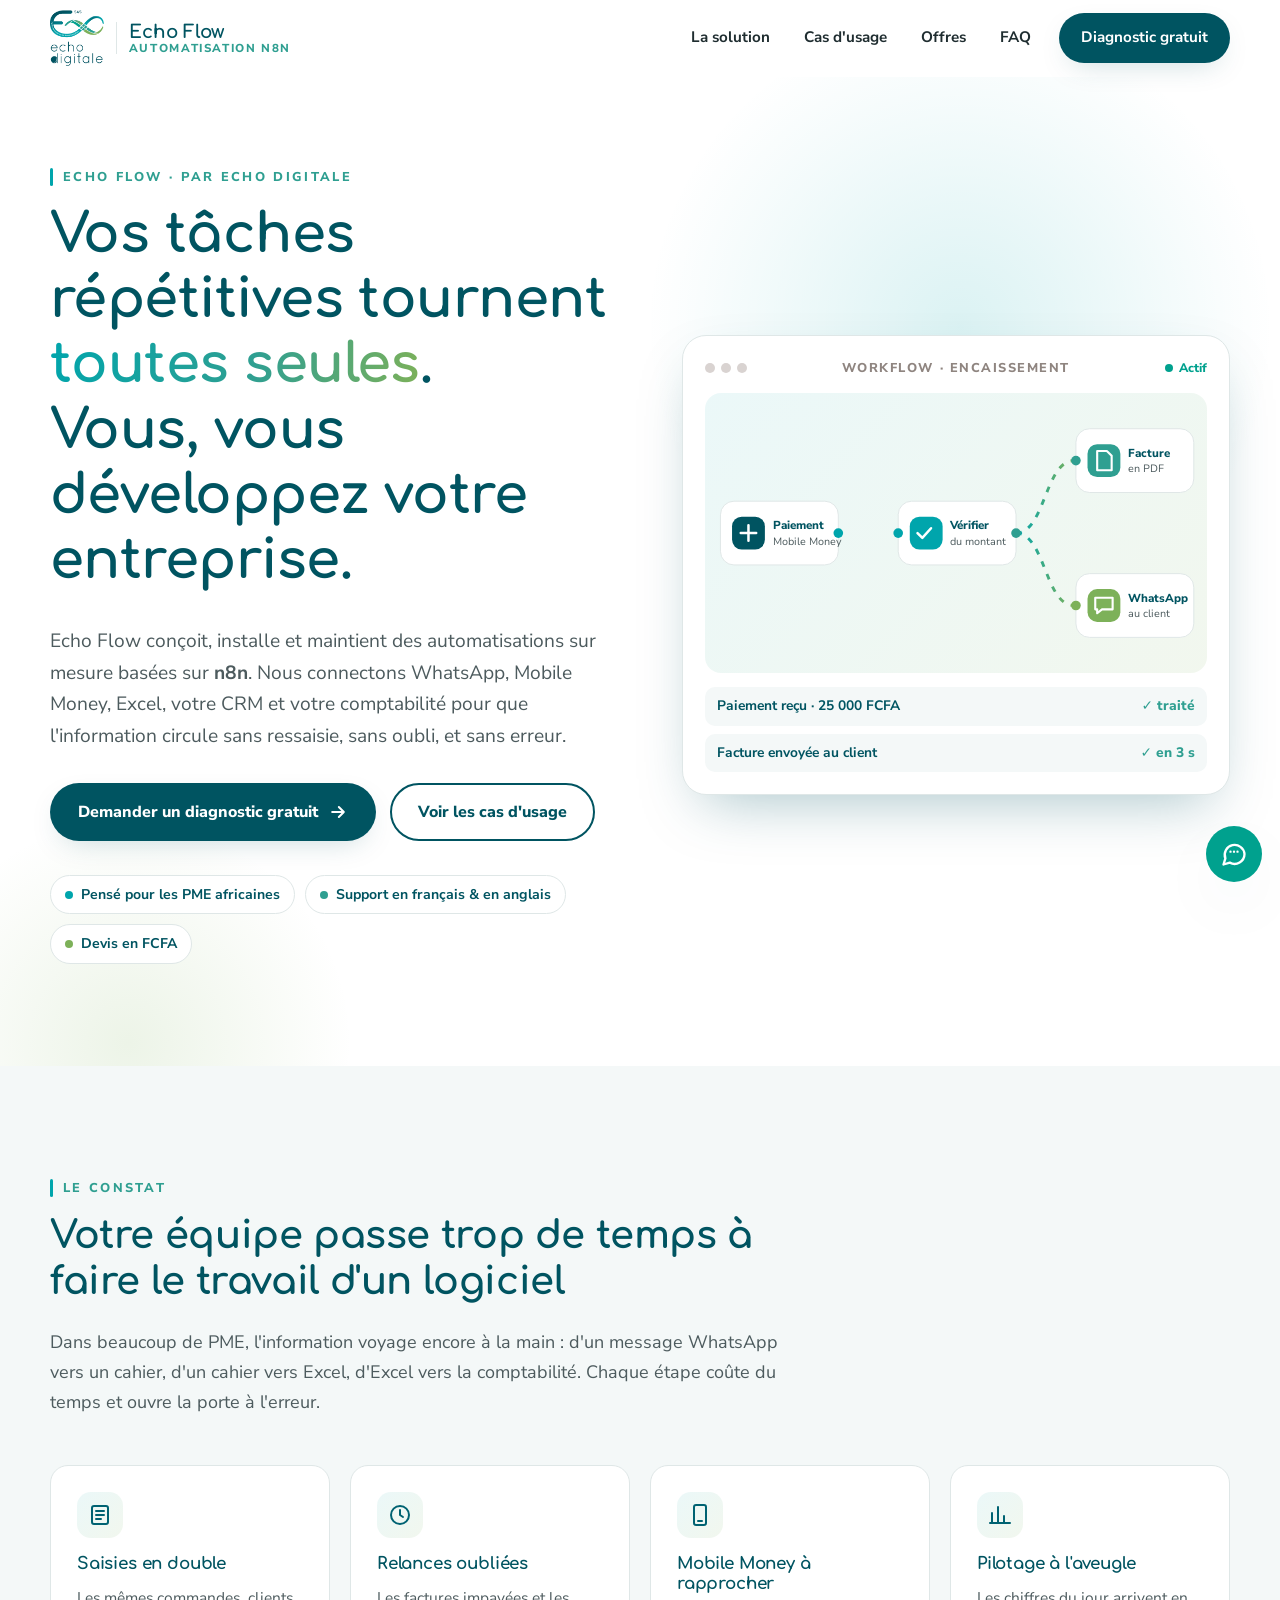
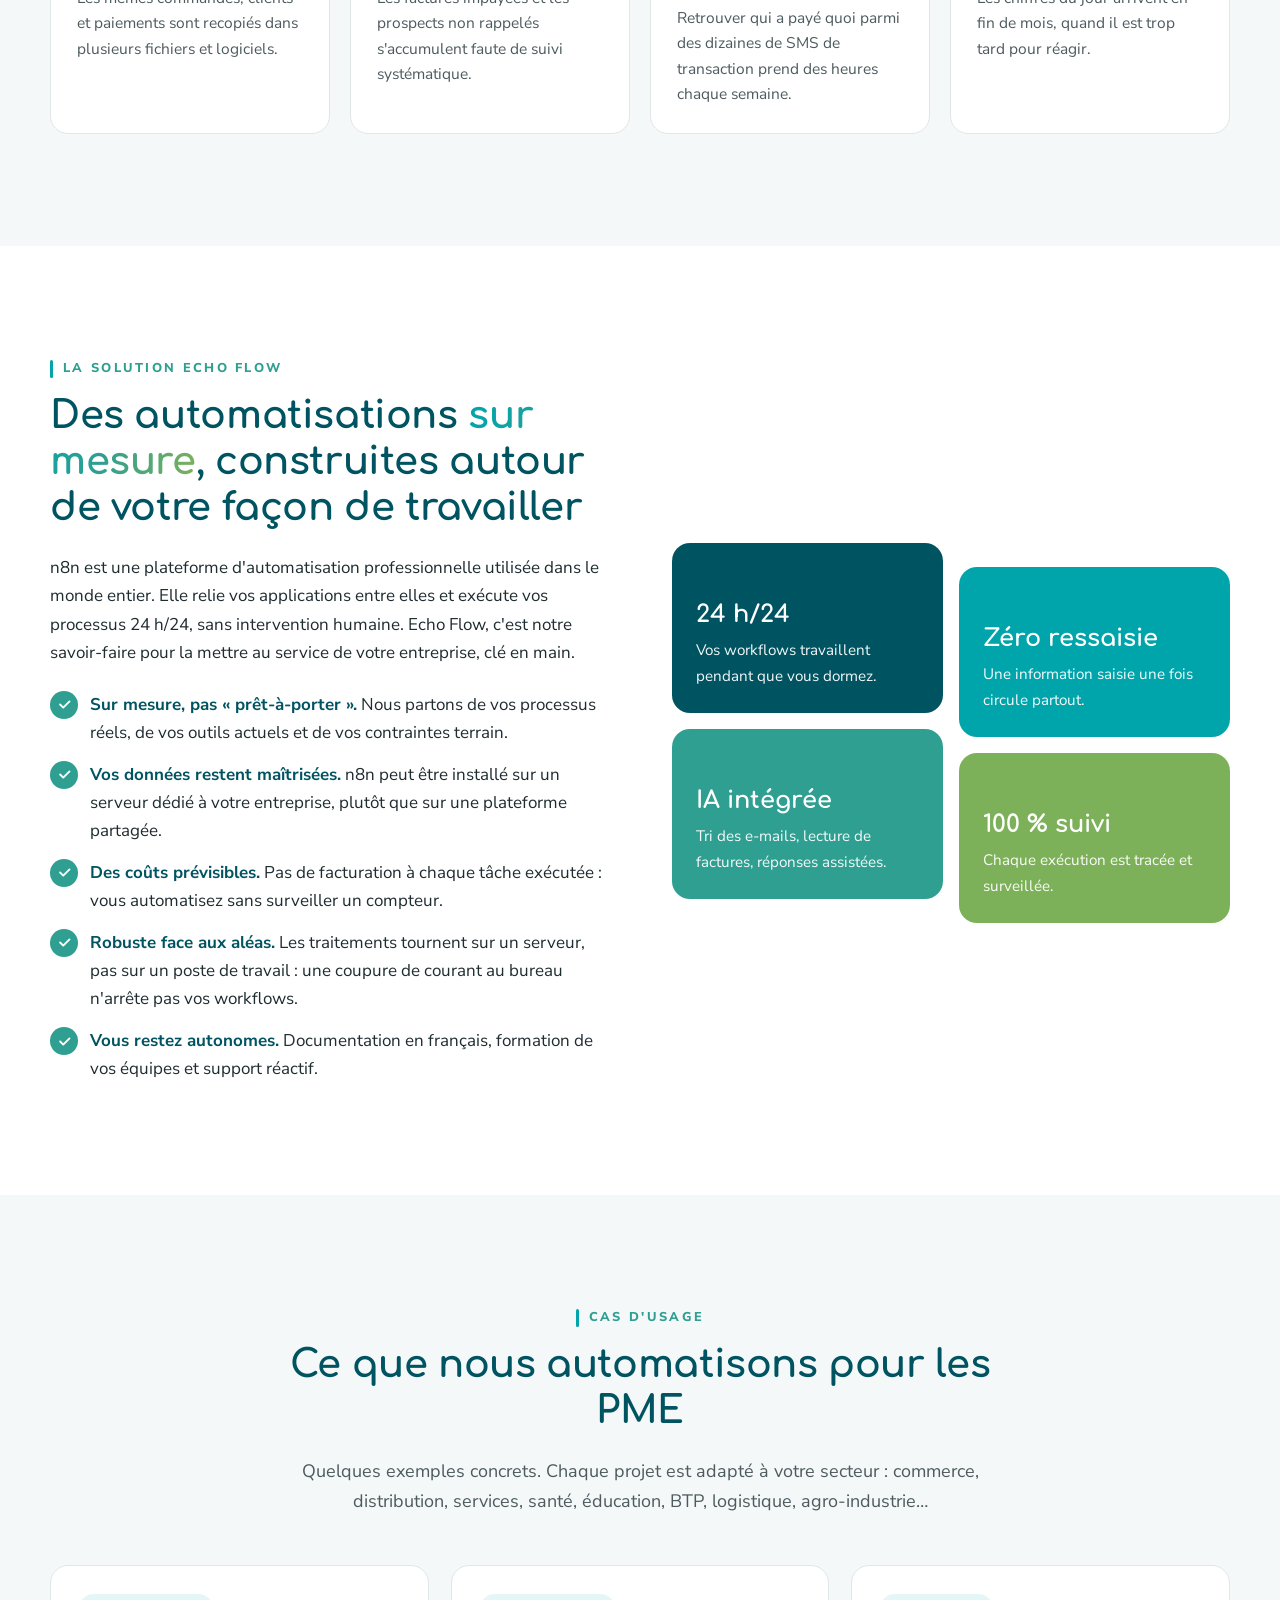
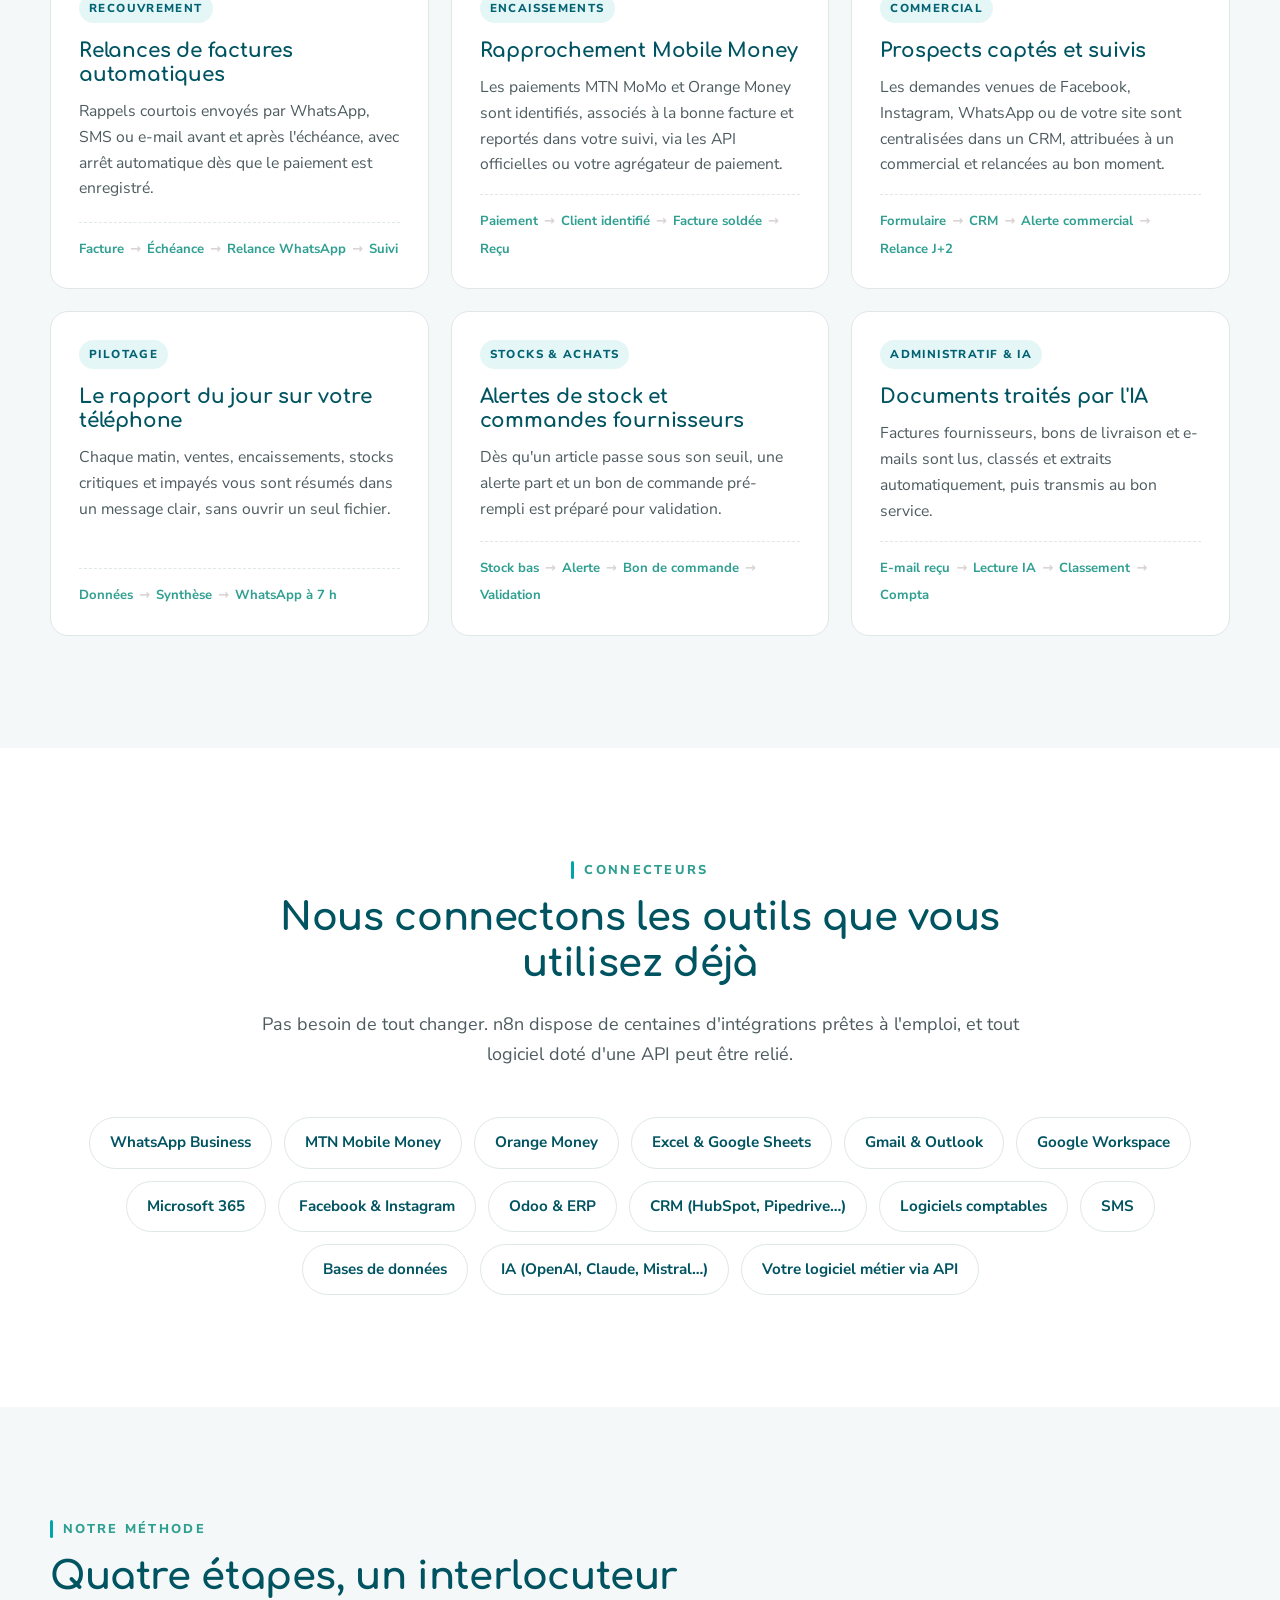
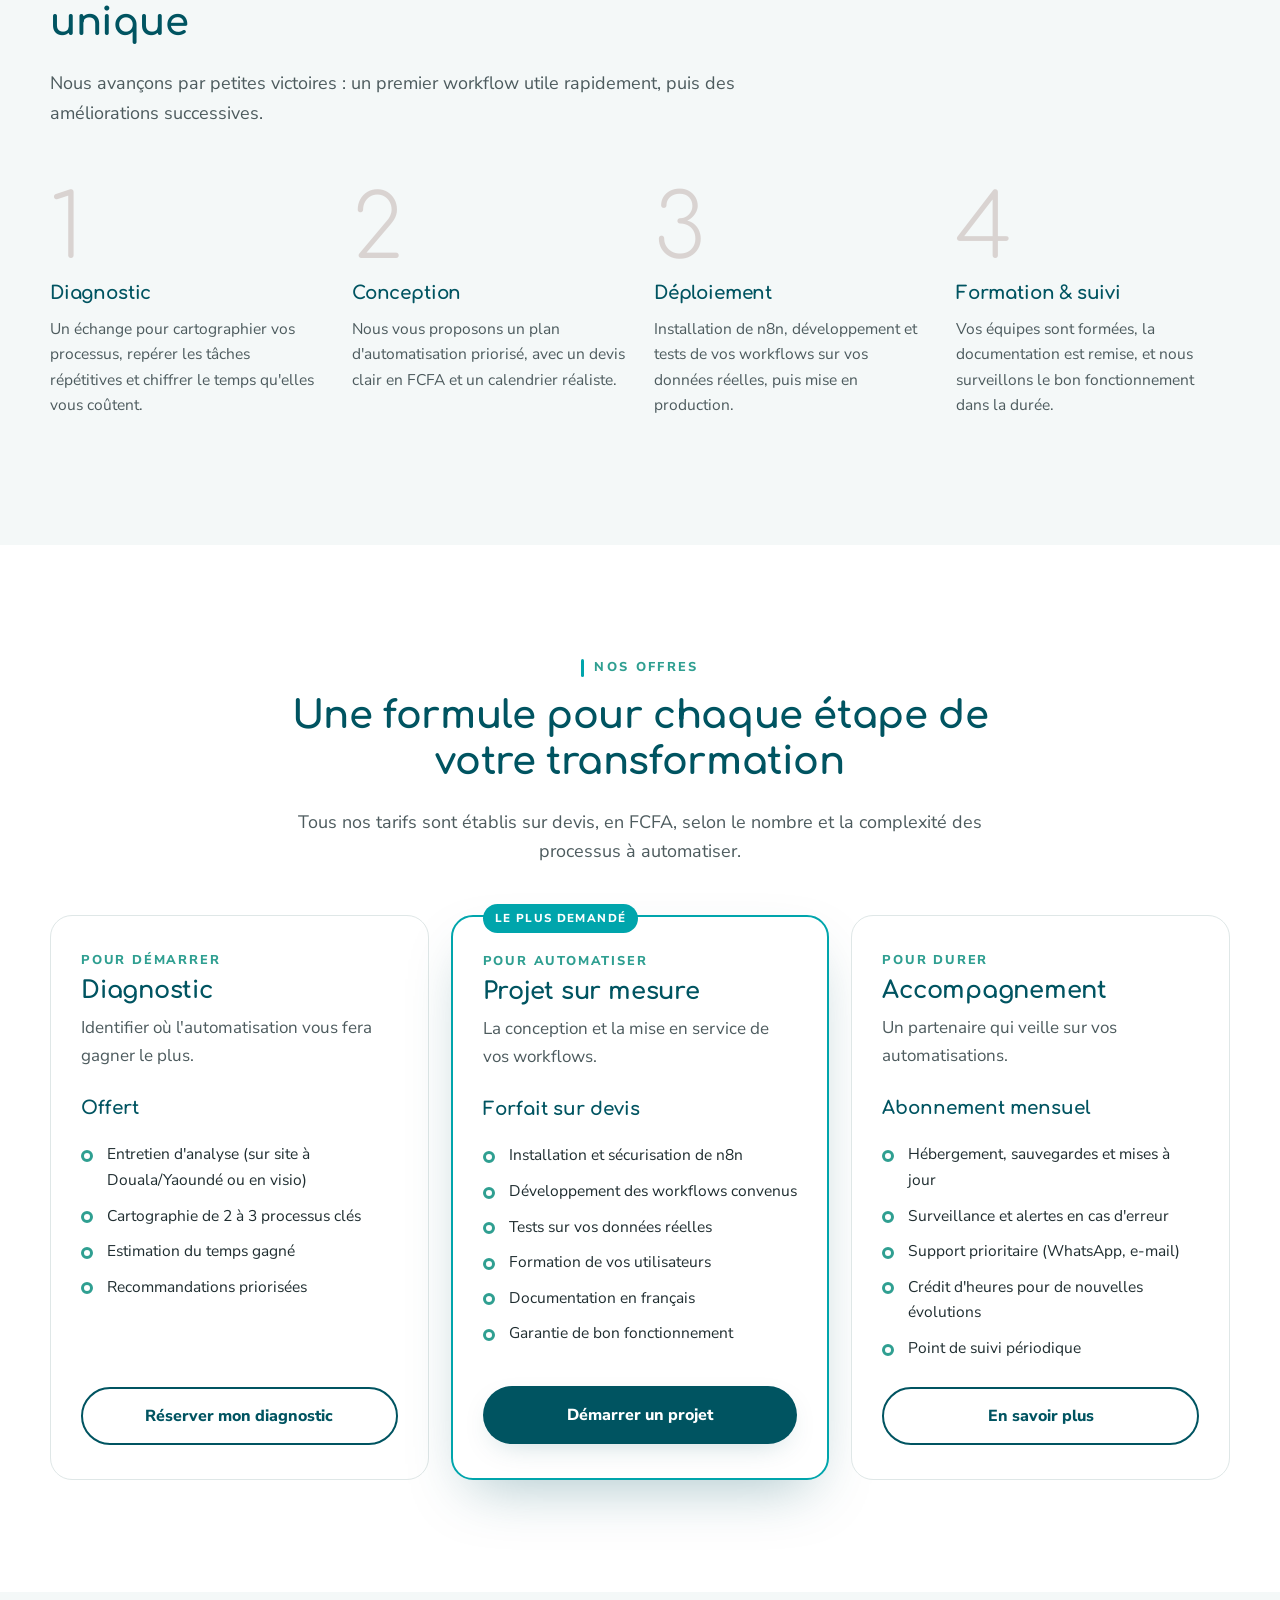
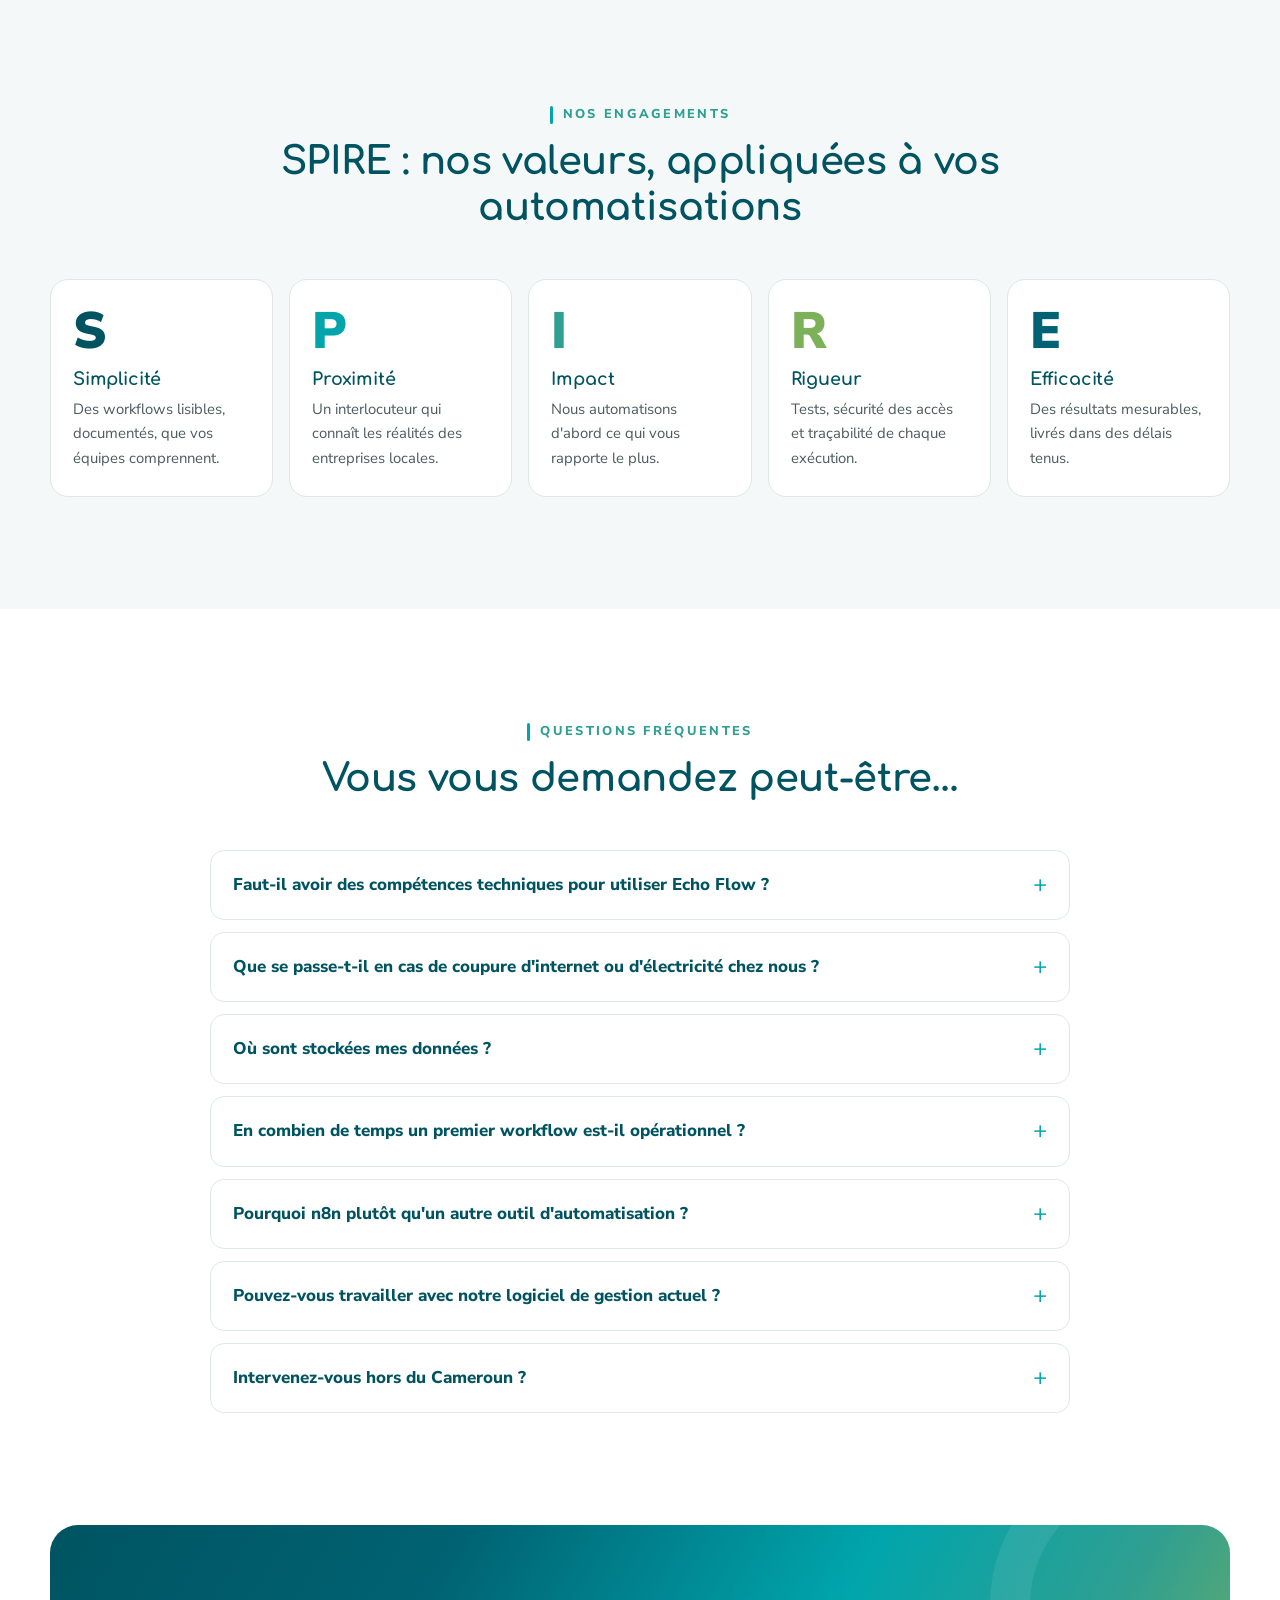
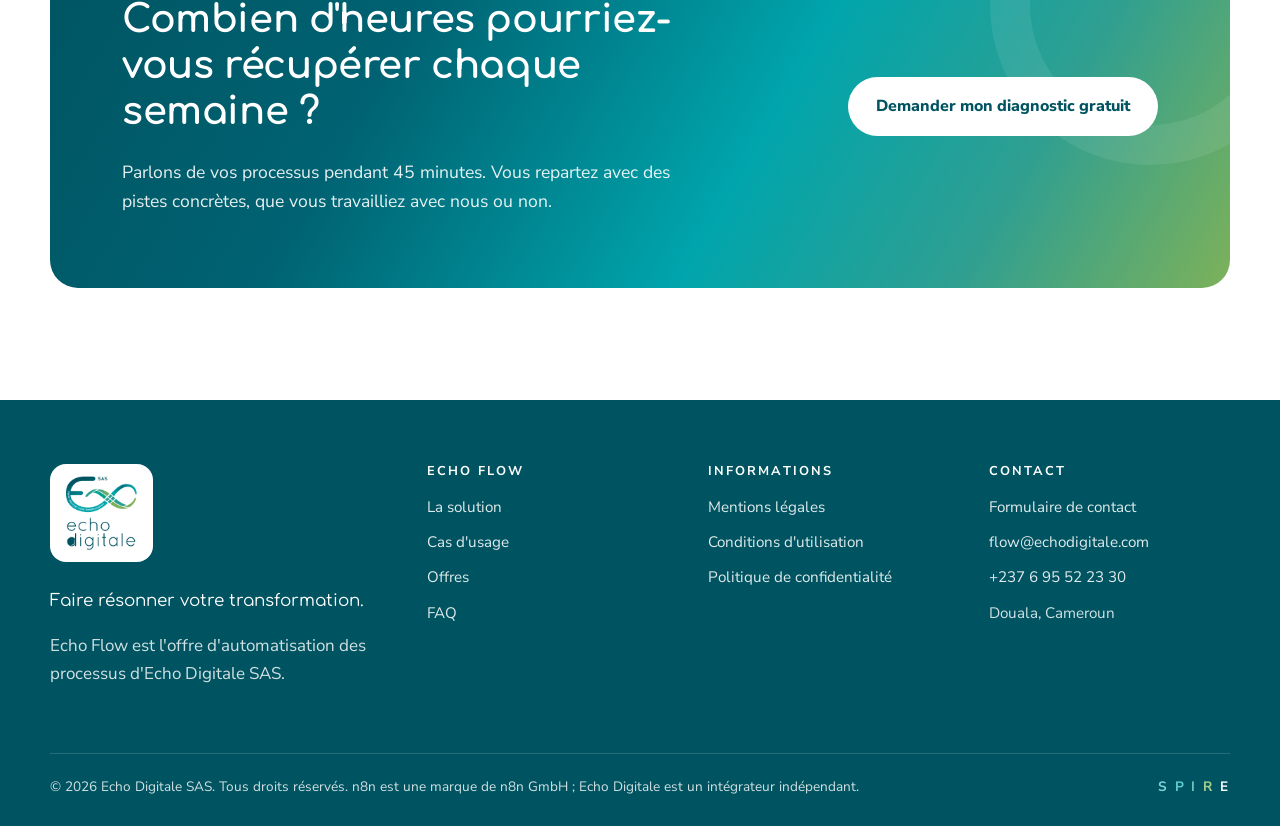
<file: index.html>
<!doctype html>
<html lang="fr">
<head>
  <meta charset="utf-8">
  <meta name="viewport" content="width=device-width, initial-scale=1">
  <title>Echo Flow — Automatisations n8n sur mesure pour les PME | Echo Digitale</title>
  <meta name="description" content="Echo Flow, l'offre d'automatisation sur mesure d'Echo Digitale : nous connectons vos outils (WhatsApp, Mobile Money, Excel, CRM, comptabilité) avec n8n pour faire gagner du temps aux PME du Cameroun et d'Afrique.">
  <meta property="og:title" content="Echo Flow — Automatisations n8n sur mesure pour les PME">
  <meta property="og:description" content="Vos tâches répétitives tournent toutes seules. Vous, vous développez votre entreprise.">
  <meta property="og:type" content="website">
  <meta property="og:locale" content="fr_CM">
  <meta property="og:image" content="assets/img/logo-echo-digitale.png">
  <meta name="theme-color" content="#005461">
  <link rel="icon" type="image/png" href="assets/img/logo-echo-digitale.png">
  <link rel="preconnect" href="https://fonts.googleapis.com">
  <link rel="preconnect" href="https://fonts.gstatic.com" crossorigin>
  <link href="https://fonts.googleapis.com/css2?family=Comfortaa:wght@300;400;700&family=Nunito+Sans:opsz,wght@6..12,400;6..12,600;6..12,700;6..12,800;6..12,900&display=swap" rel="stylesheet">
  <link rel="stylesheet" href="assets/css/style.css">
  <script type="application/ld+json">
  {
    "@context": "https://schema.org",
    "@type": "Service",
    "name": "Echo Flow",
    "serviceType": "Automatisation des processus métier avec n8n",
    "provider": { "@type": "Organization", "name": "Echo Digitale SAS", "slogan": "Faire résonner votre transformation" },
    "areaServed": ["Cameroun", "Afrique centrale", "Afrique de l'Ouest"],
    "availableLanguage": ["fr", "en"]
  }
  </script>
</head>
<body>
  <a class="skip-link" href="#contenu">Aller au contenu</a>

  <header class="site-header">
    <div class="container site-header__inner">
      <a class="brand" href="index.html" aria-label="Echo Flow par Echo Digitale — accueil">
        <img src="assets/img/logo-echo-digitale.png" alt="Echo Digitale" width="202" height="210">
        <span class="brand__product"><strong>Echo Flow</strong><span>Automatisation n8n</span></span>
      </a>
      <button class="nav-toggle" aria-expanded="false" aria-controls="main-nav" aria-label="Ouvrir le menu"><span></span></button>
      <nav class="nav" id="main-nav" aria-label="Navigation principale">
        <a href="#solution">La solution</a>
        <a href="#cas-usage">Cas d'usage</a>
        <a href="#offres">Offres</a>
        <a href="#faq">FAQ</a>
        <a class="btn btn--primary" href="contact.html">Diagnostic gratuit</a>
      </nav>
    </div>
  </header>

  <main id="contenu">

    <!-- ============ HERO ============ -->
    <section class="hero">
      <div class="container hero__grid">
        <div>
          <span class="eyebrow">Echo Flow · par Echo Digitale</span>
          <h1>Vos tâches répétitives tournent <span class="text-gradient">toutes seules</span>.<br>Vous, vous développez votre entreprise.</h1>
          <p class="hero__lead">Echo Flow conçoit, installe et maintient des automatisations sur mesure basées sur <strong>n8n</strong>. Nous connectons WhatsApp, Mobile Money, Excel, votre CRM et votre comptabilité pour que l'information circule sans ressaisie, sans oubli, et sans erreur.</p>
          <div class="hero__actions">
            <a class="btn btn--primary" href="contact.html?offre=diagnostic">
              Demander un diagnostic gratuit
              <svg viewBox="0 0 24 24" fill="none" stroke="currentColor" stroke-width="2.4" stroke-linecap="round" stroke-linejoin="round" aria-hidden="true"><path d="M5 12h14M13 6l6 6-6 6"/></svg>
            </a>
            <a class="btn btn--ghost" href="#cas-usage">Voir les cas d'usage</a>
          </div>
          <ul class="hero__badges">
            <li>Pensé pour les PME africaines</li>
            <li>Support en français &amp; en anglais</li>
            <li>Devis en FCFA</li>
          </ul>
        </div>

        <div class="flow-card" role="img" aria-label="Illustration d'un workflow : un paiement Mobile Money reçu déclenche automatiquement une facture et un message WhatsApp au client.">
          <div class="flow-card__bar">
            <div class="flow-card__dots"><i></i><i></i><i></i></div>
            <span class="flow-card__title">Workflow · Encaissement</span>
            <span class="flow-card__status">Actif</span>
          </div>
          <svg viewBox="0 0 520 290" aria-hidden="true">
            <defs>
              <linearGradient id="g-line" x1="0" x2="1">
                <stop offset="0" stop-color="#00A5AC"/>
                <stop offset="1" stop-color="#7DB159"/>
              </linearGradient>
            </defs>
            <!-- liaisons -->
            <path class="flow-line" d="M138 145 H198" stroke="url(#g-line)" stroke-width="3" fill="none"/>
            <path class="flow-line" d="M322 145 C352 145 352 70 382 70" stroke="url(#g-line)" stroke-width="3" fill="none"/>
            <path class="flow-line" d="M322 145 C352 145 352 220 382 220" stroke="url(#g-line)" stroke-width="3" fill="none"/>
            <!-- nœud 1 -->
            <g>
              <rect x="16" y="112" width="122" height="66" rx="14" fill="#fff" stroke="#DFE7E7"/>
              <rect x="28" y="128" width="34" height="34" rx="10" fill="#005461"/>
              <path d="M37 145h16M45 137v16" stroke="#fff" stroke-width="2.6" stroke-linecap="round"/>
              <text x="70" y="141" font-family="Nunito Sans, sans-serif" font-size="12" font-weight="800" fill="#005461">Paiement</text>
              <text x="70" y="157" font-family="Nunito Sans, sans-serif" font-size="11" fill="#4D5B5E">Mobile Money</text>
              <circle cx="138" cy="145" r="5" fill="#00A5AC"/>
            </g>
            <!-- nœud 2 -->
            <g>
              <rect x="200" y="112" width="122" height="66" rx="14" fill="#fff" stroke="#DFE7E7"/>
              <rect x="212" y="128" width="34" height="34" rx="10" fill="#00A5AC"/>
              <path d="M220 145l5 5 9-10" stroke="#fff" stroke-width="2.6" fill="none" stroke-linecap="round" stroke-linejoin="round"/>
              <text x="254" y="141" font-family="Nunito Sans, sans-serif" font-size="12" font-weight="800" fill="#005461">Vérifier</text>
              <text x="254" y="157" font-family="Nunito Sans, sans-serif" font-size="11" fill="#4D5B5E">du montant</text>
              <circle cx="200" cy="145" r="5" fill="#00A5AC"/>
              <circle cx="322" cy="145" r="5" fill="#2F9F91"/>
            </g>
            <!-- nœud 3 -->
            <g>
              <rect x="384" y="37" width="122" height="66" rx="14" fill="#fff" stroke="#DFE7E7"/>
              <rect x="396" y="53" width="34" height="34" rx="10" fill="#2F9F91"/>
              <path d="M406 60h10l5 5v15h-15z" stroke="#fff" stroke-width="2.2" fill="none" stroke-linejoin="round"/>
              <text x="438" y="66" font-family="Nunito Sans, sans-serif" font-size="12" font-weight="800" fill="#005461">Facture</text>
              <text x="438" y="82" font-family="Nunito Sans, sans-serif" font-size="11" fill="#4D5B5E">en PDF</text>
              <circle cx="384" cy="70" r="5" fill="#2F9F91"/>
            </g>
            <!-- nœud 4 -->
            <g>
              <rect x="384" y="187" width="122" height="66" rx="14" fill="#fff" stroke="#DFE7E7"/>
              <rect x="396" y="203" width="34" height="34" rx="10" fill="#7DB159"/>
              <path d="M404 212h18v12h-11l-5 4v-4h-2z" stroke="#fff" stroke-width="2.2" fill="none" stroke-linejoin="round"/>
              <text x="438" y="216" font-family="Nunito Sans, sans-serif" font-size="12" font-weight="800" fill="#005461">WhatsApp</text>
              <text x="438" y="232" font-family="Nunito Sans, sans-serif" font-size="11" fill="#4D5B5E">au client</text>
              <circle cx="384" cy="220" r="5" fill="#7DB159"/>
            </g>
          </svg>
          <div class="flow-card__log" aria-hidden="true">
            <div><b>Paiement reçu · 25 000 FCFA</b><span>✓ traité</span></div>
            <div><b>Facture envoyée au client</b><span>✓ en 3 s</span></div>
          </div>
        </div>
      </div>
    </section>

    <!-- ============ CONSTAT ============ -->
    <section class="section section--alt" aria-labelledby="constat-titre">
      <div class="container">
        <div class="section__head reveal">
          <span class="eyebrow">Le constat</span>
          <h2 id="constat-titre">Votre équipe passe trop de temps à faire le travail d'un logiciel</h2>
          <p>Dans beaucoup de PME, l'information voyage encore à la main : d'un message WhatsApp vers un cahier, d'un cahier vers Excel, d'Excel vers la comptabilité. Chaque étape coûte du temps et ouvre la porte à l'erreur.</p>
        </div>
        <div class="pain-grid">
          <article class="pain reveal">
            <div class="pain__icon"><svg viewBox="0 0 24 24" fill="none" stroke="currentColor" stroke-width="2" stroke-linecap="round" stroke-linejoin="round" aria-hidden="true"><rect x="4" y="3" width="16" height="18" rx="2"/><path d="M8 8h8M8 12h8M8 16h5"/></svg></div>
            <h3>Saisies en double</h3>
            <p>Les mêmes commandes, clients et paiements sont recopiés dans plusieurs fichiers et logiciels.</p>
          </article>
          <article class="pain reveal">
            <div class="pain__icon"><svg viewBox="0 0 24 24" fill="none" stroke="currentColor" stroke-width="2" stroke-linecap="round" stroke-linejoin="round" aria-hidden="true"><circle cx="12" cy="12" r="9"/><path d="M12 7v5l3 2"/></svg></div>
            <h3>Relances oubliées</h3>
            <p>Les factures impayées et les prospects non rappelés s'accumulent faute de suivi systématique.</p>
          </article>
          <article class="pain reveal">
            <div class="pain__icon"><svg viewBox="0 0 24 24" fill="none" stroke="currentColor" stroke-width="2" stroke-linecap="round" stroke-linejoin="round" aria-hidden="true"><rect x="6" y="2" width="12" height="20" rx="2"/><path d="M10 18h4"/></svg></div>
            <h3>Mobile Money à rapprocher</h3>
            <p>Retrouver qui a payé quoi parmi des dizaines de SMS de transaction prend des heures chaque semaine.</p>
          </article>
          <article class="pain reveal">
            <div class="pain__icon"><svg viewBox="0 0 24 24" fill="none" stroke="currentColor" stroke-width="2" stroke-linecap="round" stroke-linejoin="round" aria-hidden="true"><path d="M4 20V10M10 20V4M16 20v-7M22 20H2"/></svg></div>
            <h3>Pilotage à l'aveugle</h3>
            <p>Les chiffres du jour arrivent en fin de mois, quand il est trop tard pour réagir.</p>
          </article>
        </div>
      </div>
    </section>

    <!-- ============ SOLUTION ============ -->
    <section class="section" id="solution" aria-labelledby="solution-titre">
      <div class="container split">
        <div class="reveal">
          <span class="eyebrow">La solution Echo Flow</span>
          <h2 id="solution-titre">Des automatisations <span class="text-gradient">sur mesure</span>, construites autour de votre façon de travailler</h2>
          <p>n8n est une plateforme d'automatisation professionnelle utilisée dans le monde entier. Elle relie vos applications entre elles et exécute vos processus 24 h/24, sans intervention humaine. Echo Flow, c'est notre savoir-faire pour la mettre au service de votre entreprise, clé en main.</p>
          <ul class="checklist">
            <li><span><strong>Sur mesure, pas « prêt-à-porter ».</strong> Nous partons de vos processus réels, de vos outils actuels et de vos contraintes terrain.</span></li>
            <li><span><strong>Vos données restent maîtrisées.</strong> n8n peut être installé sur un serveur dédié à votre entreprise, plutôt que sur une plateforme partagée.</span></li>
            <li><span><strong>Des coûts prévisibles.</strong> Pas de facturation à chaque tâche exécutée : vous automatisez sans surveiller un compteur.</span></li>
            <li><span><strong>Robuste face aux aléas.</strong> Les traitements tournent sur un serveur, pas sur un poste de travail : une coupure de courant au bureau n'arrête pas vos workflows.</span></li>
            <li><span><strong>Vous restez autonomes.</strong> Documentation en français, formation de vos équipes et support réactif.</span></li>
          </ul>
        </div>
        <div class="pillars reveal" aria-label="Les points forts d'Echo Flow">
          <div class="pillar"><b>24 h/24</b><span>Vos workflows travaillent pendant que vous dormez.</span></div>
          <div class="pillar"><b>Zéro ressaisie</b><span>Une information saisie une fois circule partout.</span></div>
          <div class="pillar"><b>IA intégrée</b><span>Tri des e-mails, lecture de factures, réponses assistées.</span></div>
          <div class="pillar"><b>100 % suivi</b><span>Chaque exécution est tracée et surveillée.</span></div>
        </div>
      </div>
    </section>

    <!-- ============ CAS D'USAGE ============ -->
    <section class="section section--alt" id="cas-usage" aria-labelledby="cas-titre">
      <div class="container">
        <div class="section__head section__head--center reveal">
          <span class="eyebrow">Cas d'usage</span>
          <h2 id="cas-titre">Ce que nous automatisons pour les PME</h2>
          <p>Quelques exemples concrets. Chaque projet est adapté à votre secteur : commerce, distribution, services, santé, éducation, BTP, logistique, agro-industrie…</p>
        </div>
        <div class="cases">
          <article class="case reveal">
            <span class="case__tag">Recouvrement</span>
            <h3>Relances de factures automatiques</h3>
            <p>Rappels courtois envoyés par WhatsApp, SMS ou e-mail avant et après l'échéance, avec arrêt automatique dès que le paiement est enregistré.</p>
            <div class="case__flow">Facture <i>→</i> Échéance <i>→</i> Relance WhatsApp <i>→</i> Suivi</div>
          </article>
          <article class="case reveal">
            <span class="case__tag">Encaissements</span>
            <h3>Rapprochement Mobile Money</h3>
            <p>Les paiements MTN MoMo et Orange Money sont identifiés, associés à la bonne facture et reportés dans votre suivi, via les API officielles ou votre agrégateur de paiement.</p>
            <div class="case__flow">Paiement <i>→</i> Client identifié <i>→</i> Facture soldée <i>→</i> Reçu</div>
          </article>
          <article class="case reveal">
            <span class="case__tag">Commercial</span>
            <h3>Prospects captés et suivis</h3>
            <p>Les demandes venues de Facebook, Instagram, WhatsApp ou de votre site sont centralisées dans un CRM, attribuées à un commercial et relancées au bon moment.</p>
            <div class="case__flow">Formulaire <i>→</i> CRM <i>→</i> Alerte commercial <i>→</i> Relance J+2</div>
          </article>
          <article class="case reveal">
            <span class="case__tag">Pilotage</span>
            <h3>Le rapport du jour sur votre téléphone</h3>
            <p>Chaque matin, ventes, encaissements, stocks critiques et impayés vous sont résumés dans un message clair, sans ouvrir un seul fichier.</p>
            <div class="case__flow">Données <i>→</i> Synthèse <i>→</i> WhatsApp à 7 h</div>
          </article>
          <article class="case reveal">
            <span class="case__tag">Stocks &amp; achats</span>
            <h3>Alertes de stock et commandes fournisseurs</h3>
            <p>Dès qu'un article passe sous son seuil, une alerte part et un bon de commande pré-rempli est préparé pour validation.</p>
            <div class="case__flow">Stock bas <i>→</i> Alerte <i>→</i> Bon de commande <i>→</i> Validation</div>
          </article>
          <article class="case reveal">
            <span class="case__tag">Administratif &amp; IA</span>
            <h3>Documents traités par l'IA</h3>
            <p>Factures fournisseurs, bons de livraison et e-mails sont lus, classés et extraits automatiquement, puis transmis au bon service.</p>
            <div class="case__flow">E-mail reçu <i>→</i> Lecture IA <i>→</i> Classement <i>→</i> Compta</div>
          </article>
        </div>
      </div>
    </section>

    <!-- ============ INTÉGRATIONS ============ -->
    <section class="section" aria-labelledby="integrations-titre">
      <div class="container">
        <div class="section__head section__head--center reveal">
          <span class="eyebrow">Connecteurs</span>
          <h2 id="integrations-titre">Nous connectons les outils que vous utilisez déjà</h2>
          <p>Pas besoin de tout changer. n8n dispose de centaines d'intégrations prêtes à l'emploi, et tout logiciel doté d'une API peut être relié.</p>
        </div>
        <ul class="integrations reveal">
          <li>WhatsApp Business</li>
          <li>MTN Mobile Money</li>
          <li>Orange Money</li>
          <li>Excel &amp; Google Sheets</li>
          <li>Gmail &amp; Outlook</li>
          <li>Google Workspace</li>
          <li>Microsoft 365</li>
          <li>Facebook &amp; Instagram</li>
          <li>Odoo &amp; ERP</li>
          <li>CRM (HubSpot, Pipedrive…)</li>
          <li>Logiciels comptables</li>
          <li>SMS</li>
          <li>Bases de données</li>
          <li>IA (OpenAI, Claude, Mistral…)</li>
          <li>Votre logiciel métier via API</li>
        </ul>
      </div>
    </section>

    <!-- ============ MÉTHODE ============ -->
    <section class="section section--alt" id="methode" aria-labelledby="methode-titre">
      <div class="container">
        <div class="section__head reveal">
          <span class="eyebrow">Notre méthode</span>
          <h2 id="methode-titre">Quatre étapes, un interlocuteur unique</h2>
          <p>Nous avançons par petites victoires : un premier workflow utile rapidement, puis des améliorations successives.</p>
        </div>
        <div class="steps">
          <div class="step reveal">
            <span class="step__num">1</span>
            <h3>Diagnostic</h3>
            <p>Un échange pour cartographier vos processus, repérer les tâches répétitives et chiffrer le temps qu'elles vous coûtent.</p>
          </div>
          <div class="step reveal">
            <span class="step__num">2</span>
            <h3>Conception</h3>
            <p>Nous vous proposons un plan d'automatisation priorisé, avec un devis clair en FCFA et un calendrier réaliste.</p>
          </div>
          <div class="step reveal">
            <span class="step__num">3</span>
            <h3>Déploiement</h3>
            <p>Installation de n8n, développement et tests de vos workflows sur vos données réelles, puis mise en production.</p>
          </div>
          <div class="step reveal">
            <span class="step__num">4</span>
            <h3>Formation &amp; suivi</h3>
            <p>Vos équipes sont formées, la documentation est remise, et nous surveillons le bon fonctionnement dans la durée.</p>
          </div>
        </div>
      </div>
    </section>

    <!-- ============ OFFRES ============ -->
    <section class="section" id="offres" aria-labelledby="offres-titre">
      <div class="container">
        <div class="section__head section__head--center reveal">
          <span class="eyebrow">Nos offres</span>
          <h2 id="offres-titre">Une formule pour chaque étape de votre transformation</h2>
          <p>Tous nos tarifs sont établis sur devis, en FCFA, selon le nombre et la complexité des processus à automatiser.</p>
        </div>
        <div class="offers">
          <article class="offer reveal">
            <span class="offer__kicker">Pour démarrer</span>
            <h3>Diagnostic</h3>
            <p class="offer__desc">Identifier où l'automatisation vous fera gagner le plus.</p>
            <p class="offer__price">Offert</p>
            <ul>
              <li>Entretien d'analyse (sur site à Douala/Yaoundé ou en visio)</li>
              <li>Cartographie de 2 à 3 processus clés</li>
              <li>Estimation du temps gagné</li>
              <li>Recommandations priorisées</li>
            </ul>
            <a class="btn btn--ghost" href="contact.html?offre=diagnostic">Réserver mon diagnostic</a>
          </article>
          <article class="offer offer--featured reveal">
            <span class="offer__ribbon">Le plus demandé</span>
            <span class="offer__kicker">Pour automatiser</span>
            <h3>Projet sur mesure</h3>
            <p class="offer__desc">La conception et la mise en service de vos workflows.</p>
            <p class="offer__price">Forfait sur devis</p>
            <ul>
              <li>Installation et sécurisation de n8n</li>
              <li>Développement des workflows convenus</li>
              <li>Tests sur vos données réelles</li>
              <li>Formation de vos utilisateurs</li>
              <li>Documentation en français</li>
              <li>Garantie de bon fonctionnement</li>
            </ul>
            <a class="btn btn--primary" href="contact.html?offre=projet">Démarrer un projet</a>
          </article>
          <article class="offer reveal">
            <span class="offer__kicker">Pour durer</span>
            <h3>Accompagnement</h3>
            <p class="offer__desc">Un partenaire qui veille sur vos automatisations.</p>
            <p class="offer__price">Abonnement mensuel</p>
            <ul>
              <li>Hébergement, sauvegardes et mises à jour</li>
              <li>Surveillance et alertes en cas d'erreur</li>
              <li>Support prioritaire (WhatsApp, e-mail)</li>
              <li>Crédit d'heures pour de nouvelles évolutions</li>
              <li>Point de suivi périodique</li>
            </ul>
            <a class="btn btn--ghost" href="contact.html?offre=accompagnement">En savoir plus</a>
          </article>
        </div>
      </div>
    </section>

    <!-- ============ VALEURS SPIRE ============ -->
    <section class="section section--alt" aria-labelledby="valeurs-titre">
      <div class="container">
        <div class="section__head section__head--center reveal">
          <span class="eyebrow">Nos engagements</span>
          <h2 id="valeurs-titre">SPIRE : nos valeurs, appliquées à vos automatisations</h2>
        </div>
        <div class="spire">
          <div class="spire__item reveal"><span class="spire__letter">S</span><h3>Simplicité</h3><p>Des workflows lisibles, documentés, que vos équipes comprennent.</p></div>
          <div class="spire__item reveal"><span class="spire__letter">P</span><h3>Proximité</h3><p>Un interlocuteur qui connaît les réalités des entreprises locales.</p></div>
          <div class="spire__item reveal"><span class="spire__letter">I</span><h3>Impact</h3><p>Nous automatisons d'abord ce qui vous rapporte le plus.</p></div>
          <div class="spire__item reveal"><span class="spire__letter">R</span><h3>Rigueur</h3><p>Tests, sécurité des accès et traçabilité de chaque exécution.</p></div>
          <div class="spire__item reveal"><span class="spire__letter">E</span><h3>Efficacité</h3><p>Des résultats mesurables, livrés dans des délais tenus.</p></div>
        </div>
      </div>
    </section>

    <!-- ============ FAQ ============ -->
    <section class="section" id="faq" aria-labelledby="faq-titre">
      <div class="container">
        <div class="section__head section__head--center reveal">
          <span class="eyebrow">Questions fréquentes</span>
          <h2 id="faq-titre">Vous vous demandez peut-être…</h2>
        </div>
        <div class="faq reveal">
          <details>
            <summary>Faut-il avoir des compétences techniques pour utiliser Echo Flow ?</summary>
            <p>Non. Nous prenons en charge la conception, l'installation et la maintenance. Vos équipes continuent d'utiliser leurs outils habituels ; elles sont simplement formées à suivre les automatisations et à réagir aux alertes.</p>
          </details>
          <details>
            <summary>Que se passe-t-il en cas de coupure d'internet ou d'électricité chez nous ?</summary>
            <p>Vos workflows s'exécutent sur un serveur, pas sur un ordinateur de votre bureau. Ils continuent donc de fonctionner. Lorsqu'un service tiers est momentanément indisponible, nous prévoyons des reprises automatiques et des alertes pour qu'aucune opération ne soit perdue.</p>
          </details>
          <details>
            <summary>Où sont stockées mes données ?</summary>
            <p>Nous définissons ensemble l'hébergement le plus adapté : serveur dédié à votre entreprise, sur votre propre infrastructure ou chez un hébergeur choisi d'un commun accord. Les accès sont sécurisés et limités, conformément à notre <a href="confidentialite.html">politique de confidentialité</a>.</p>
          </details>
          <details>
            <summary>En combien de temps un premier workflow est-il opérationnel ?</summary>
            <p>Cela dépend de la complexité et de l'accès aux outils à connecter. Un workflow simple peut être mis en service en quelques jours ; un projet plus complet se déploie en quelques semaines, par étapes. Le calendrier précis figure dans chaque devis.</p>
          </details>
          <details>
            <summary>Pourquoi n8n plutôt qu'un autre outil d'automatisation ?</summary>
            <p>n8n peut être auto-hébergé, ce qui permet de garder la maîtrise de vos données et d'éviter une facturation à chaque tâche exécutée. Il gère aussi des logiques avancées (conditions, boucles, IA, code) indispensables aux processus réels des entreprises.</p>
          </details>
          <details>
            <summary>Pouvez-vous travailler avec notre logiciel de gestion actuel ?</summary>
            <p>Très probablement. Si votre logiciel propose une API, un export de fichiers ou une base de données accessible, nous pouvons le connecter. Le diagnostic gratuit sert justement à le vérifier.</p>
          </details>
          <details>
            <summary>Intervenez-vous hors du Cameroun ?</summary>
            <p>Oui. Nous accompagnons en priorité les entreprises du Cameroun, et intervenons à distance pour les PME d'Afrique centrale, d'Afrique de l'Ouest et au-delà, en français comme en anglais.</p>
          </details>
        </div>
      </div>
    </section>

    <!-- ============ CTA ============ -->
    <section class="section" style="padding-top:0" aria-labelledby="cta-titre">
      <div class="container">
        <div class="cta-band reveal">
          <div>
            <h2 id="cta-titre">Combien d'heures pourriez-vous récupérer chaque semaine ?</h2>
            <p>Parlons de vos processus pendant 45 minutes. Vous repartez avec des pistes concrètes, que vous travailliez avec nous ou non.</p>
          </div>
          <div class="cta-band__actions">
            <a class="btn btn--light" href="contact.html?offre=diagnostic">Demander mon diagnostic gratuit</a>
          </div>
        </div>
      </div>
    </section>
  </main>

  <footer class="site-footer">
    <div class="container">
      <div class="footer-grid">
        <div>
          <a class="footer-logo" href="index.html"><img src="assets/img/logo-echo-digitale.png" alt="Echo Digitale" width="202" height="210" loading="lazy"></a>
          <p class="footer-tagline">Faire résonner votre transformation.</p>
          <p>Echo Flow est l'offre d'automatisation des processus d'Echo Digitale SAS.</p>
        </div>
        <div>
          <h4>Echo Flow</h4>
          <ul>
            <li><a href="index.html#solution">La solution</a></li>
            <li><a href="index.html#cas-usage">Cas d'usage</a></li>
            <li><a href="index.html#offres">Offres</a></li>
            <li><a href="index.html#faq">FAQ</a></li>
          </ul>
        </div>
        <div>
          <h4>Informations</h4>
          <ul>
            <li><a href="mentions-legales.html">Mentions légales</a></li>
            <li><a href="conditions-utilisation.html">Conditions d'utilisation</a></li>
            <li><a href="confidentialite.html">Politique de confidentialité</a></li>
          </ul>
        </div>
        <div>
          <h4>Contact</h4>
          <ul>
            <li><a href="contact.html">Formulaire de contact</a></li>
            <li><a href="mailto:flow@echodigitale.com">flow@echodigitale.com</a></li>
            <li><a href="tel:+237695522330">+237 6 95 52 23 30</a></li>
            <li>Douala, Cameroun</li>
          </ul>
        </div>
      </div>
      <div class="footer-bottom">
        <span>© <span data-year>2026</span> Echo Digitale SAS. Tous droits réservés. n8n est une marque de n8n GmbH ; Echo Digitale est un intégrateur indépendant.</span>
        <span class="footer-values" aria-label="Nos valeurs : Simplicité, Proximité, Impact, Rigueur, Efficacité"><b>S</b> <b>P</b> <b>I</b> <b>R</b> <b>E</b></span>
      </div>
    </div>
  </footer>

  <a class="wa-float" href="https://wa.me/237695522330?text=Bonjour%20Echo%20Digitale%2C%20je%20souhaite%20en%20savoir%20plus%20sur%20Echo%20Flow." target="_blank" rel="noopener" aria-label="Nous écrire sur WhatsApp">
    <svg viewBox="0 0 24 24" fill="none" stroke="currentColor" stroke-width="2" stroke-linecap="round" stroke-linejoin="round" aria-hidden="true"><path d="M21 12a8.5 8.5 0 0 1-12.6 7.4L3 21l1.6-5.2A8.5 8.5 0 1 1 21 12z"/><path d="M9 10h.01M12 10h.01M15 10h.01"/></svg>
  </a>

  <script src="assets/js/main.js" defer></script>
</body>
</html>
</file>
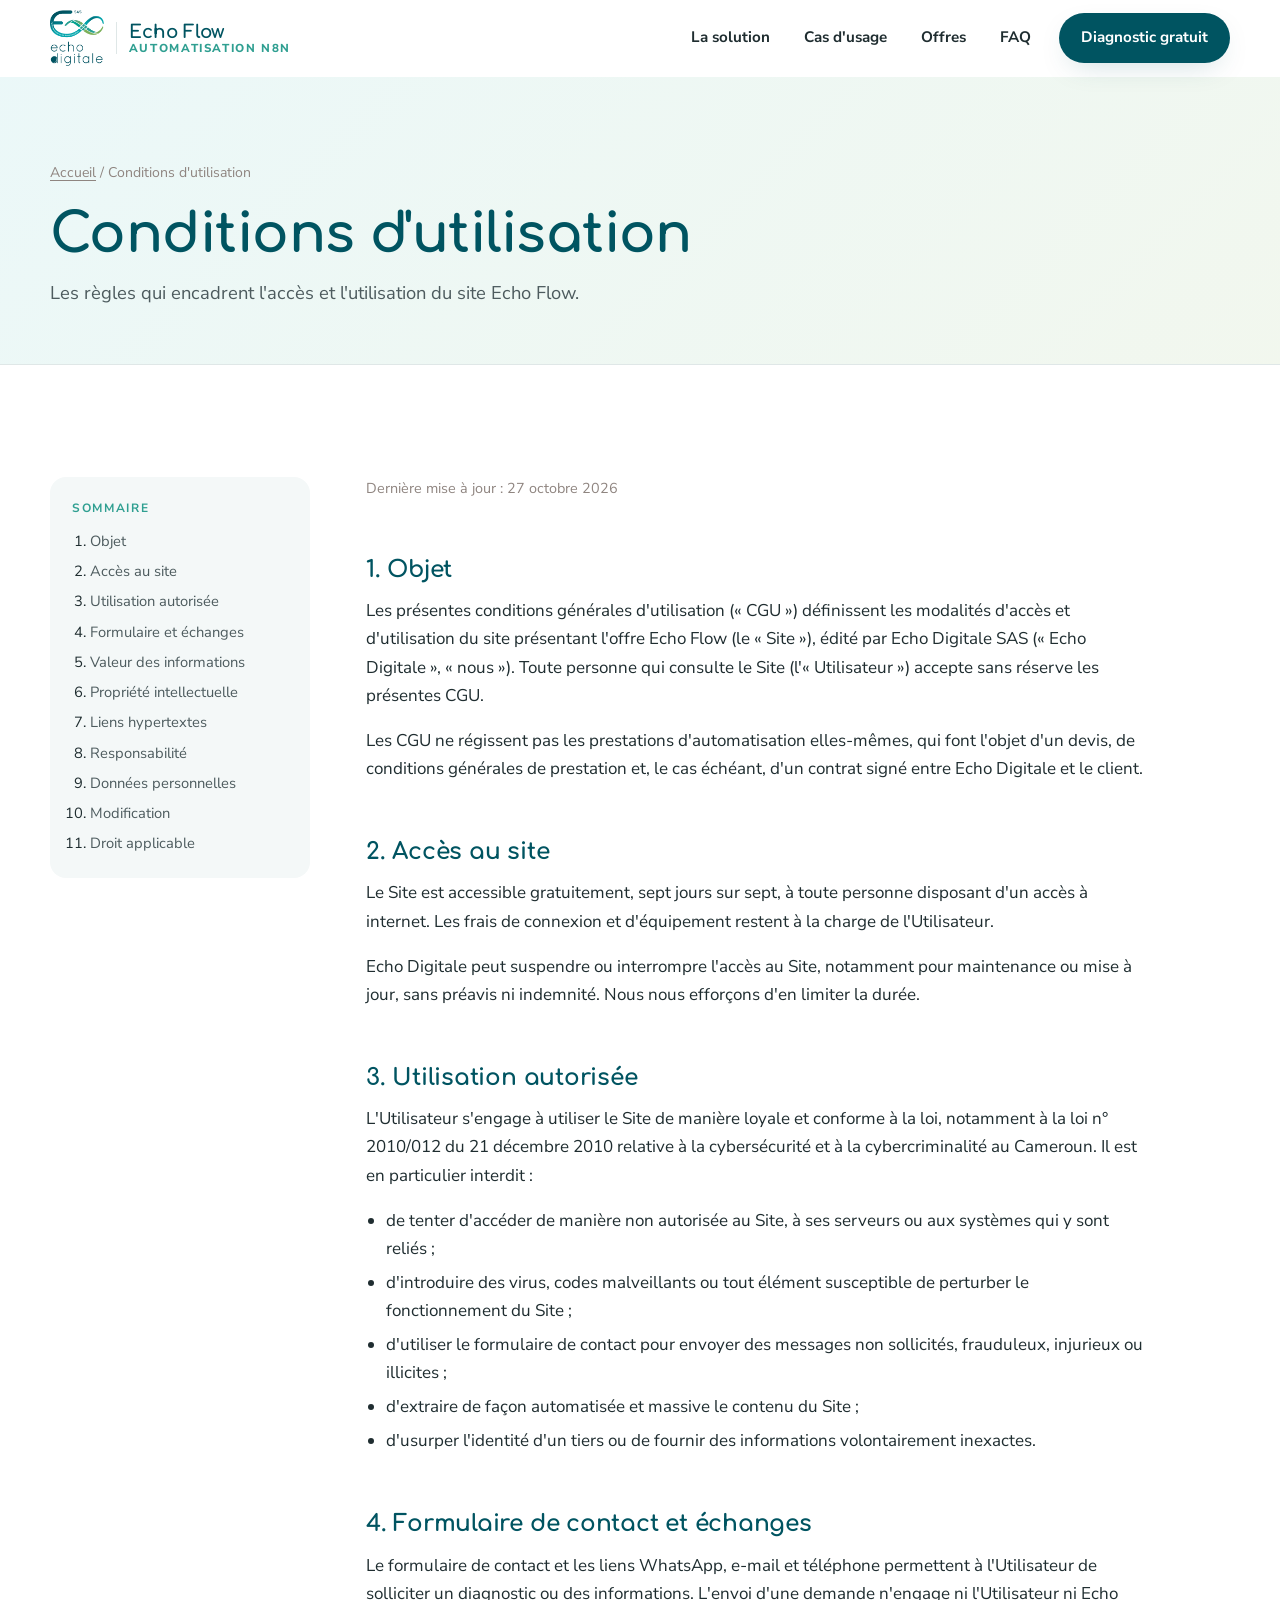
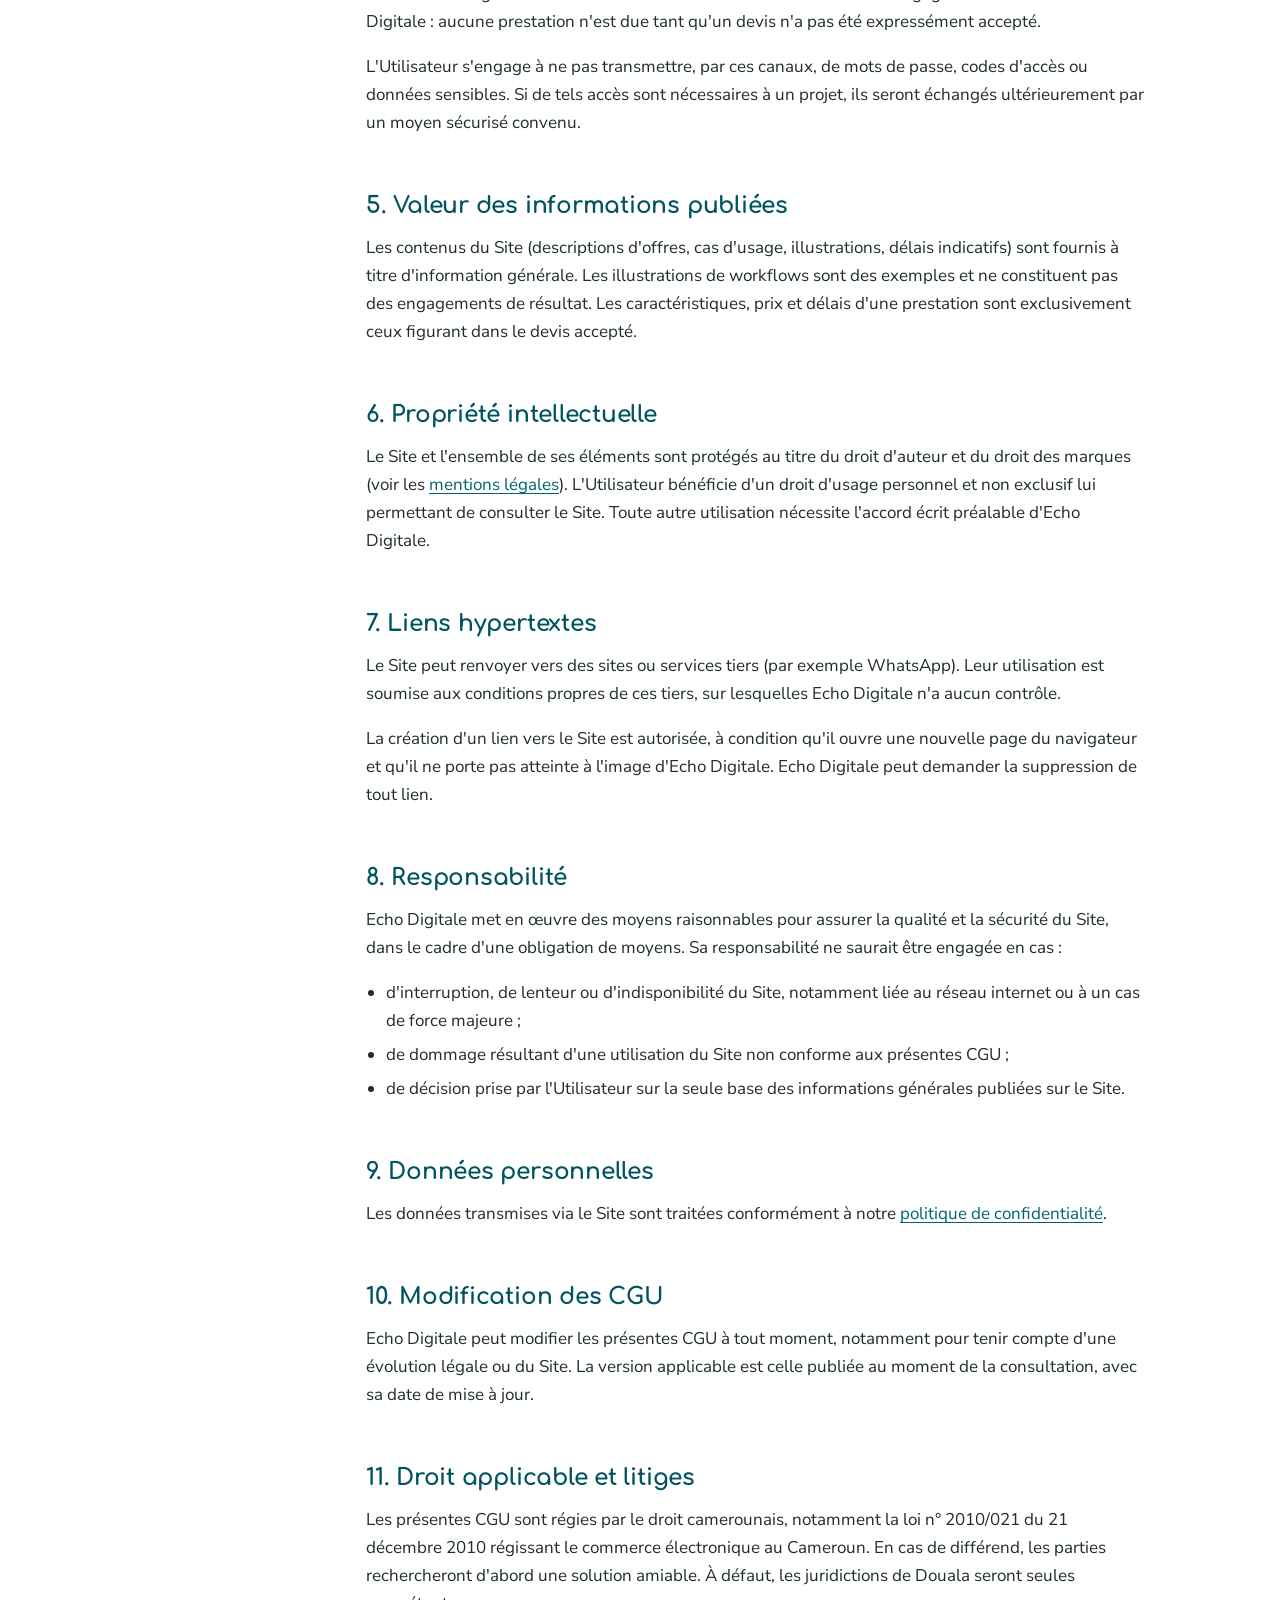
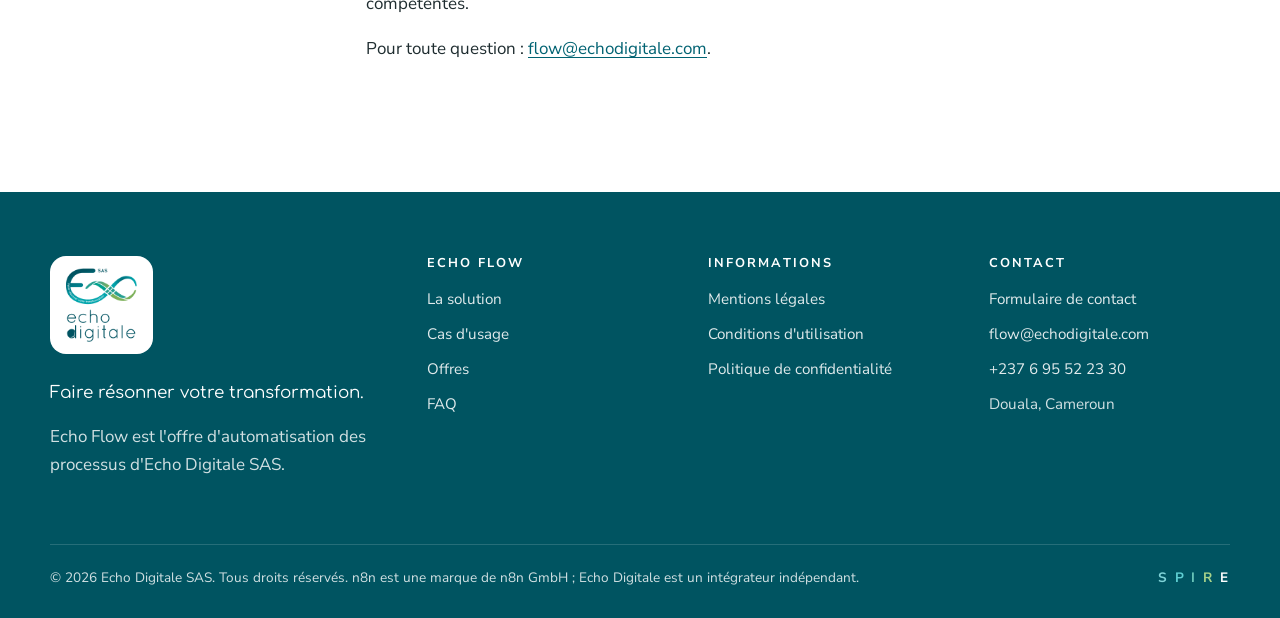
<file: conditions-utilisation.html>
<!doctype html>
<html lang="fr">
<head>
  <meta charset="utf-8">
  <meta name="viewport" content="width=device-width, initial-scale=1">
  <title>Conditions d'utilisation — Echo Flow | Echo Digitale</title>
  <meta name="description" content="Conditions générales d'utilisation du site Echo Flow d'Echo Digitale.">
  <meta name="theme-color" content="#005461">
  <link rel="icon" type="image/png" href="assets/img/logo-echo-digitale.png">
  <link rel="preconnect" href="https://fonts.googleapis.com">
  <link rel="preconnect" href="https://fonts.gstatic.com" crossorigin>
  <link href="https://fonts.googleapis.com/css2?family=Comfortaa:wght@300;400;700&family=Nunito+Sans:opsz,wght@6..12,400;6..12,600;6..12,700;6..12,800;6..12,900&display=swap" rel="stylesheet">
  <link rel="stylesheet" href="assets/css/style.css">
</head>
<body>
  <a class="skip-link" href="#contenu">Aller au contenu</a>

  <header class="site-header">
    <div class="container site-header__inner">
      <a class="brand" href="index.html" aria-label="Echo Flow par Echo Digitale — accueil">
        <img src="assets/img/logo-echo-digitale.png" alt="Echo Digitale" width="202" height="210">
        <span class="brand__product"><strong>Echo Flow</strong><span>Automatisation n8n</span></span>
      </a>
      <button class="nav-toggle" aria-expanded="false" aria-controls="main-nav" aria-label="Ouvrir le menu"><span></span></button>
      <nav class="nav" id="main-nav" aria-label="Navigation principale">
        <a href="index.html#solution">La solution</a>
        <a href="index.html#cas-usage">Cas d'usage</a>
        <a href="index.html#offres">Offres</a>
        <a href="index.html#faq">FAQ</a>
        <a class="btn btn--primary" href="contact.html">Diagnostic gratuit</a>
      </nav>
    </div>
  </header>

  <main id="contenu">
    <section class="page-hero">
      <div class="container">
        <nav class="breadcrumb" aria-label="Fil d'Ariane"><a href="index.html">Accueil</a> / Conditions d'utilisation</nav>
        <h1>Conditions d'utilisation</h1>
        <p>Les règles qui encadrent l'accès et l'utilisation du site Echo Flow.</p>
      </div>
    </section>

    <section class="section">
      <div class="container legal">
        <aside class="legal__toc" aria-label="Sommaire">
          <strong>Sommaire</strong>
          <ol>
            <li><a href="#objet">Objet</a></li>
            <li><a href="#acces">Accès au site</a></li>
            <li><a href="#usage">Utilisation autorisée</a></li>
            <li><a href="#formulaire">Formulaire et échanges</a></li>
            <li><a href="#informations">Valeur des informations</a></li>
            <li><a href="#propriete">Propriété intellectuelle</a></li>
            <li><a href="#liens">Liens hypertextes</a></li>
            <li><a href="#responsabilite">Responsabilité</a></li>
            <li><a href="#donnees">Données personnelles</a></li>
            <li><a href="#modification">Modification</a></li>
            <li><a href="#droit">Droit applicable</a></li>
          </ol>
        </aside>

        <article class="legal__body">
          <p class="legal__meta">Dernière mise à jour : 27 octobre 2026</p>

          <h2 id="objet">1. Objet</h2>
          <p>Les présentes conditions générales d'utilisation (« CGU ») définissent les modalités d'accès et d'utilisation du site présentant l'offre Echo Flow (le « Site »), édité par Echo Digitale SAS (« Echo Digitale », « nous »). Toute personne qui consulte le Site (l'« Utilisateur ») accepte sans réserve les présentes CGU.</p>
          <p>Les CGU ne régissent pas les prestations d'automatisation elles-mêmes, qui font l'objet d'un devis, de conditions générales de prestation et, le cas échéant, d'un contrat signé entre Echo Digitale et le client.</p>

          <h2 id="acces">2. Accès au site</h2>
          <p>Le Site est accessible gratuitement, sept jours sur sept, à toute personne disposant d'un accès à internet. Les frais de connexion et d'équipement restent à la charge de l'Utilisateur.</p>
          <p>Echo Digitale peut suspendre ou interrompre l'accès au Site, notamment pour maintenance ou mise à jour, sans préavis ni indemnité. Nous nous efforçons d'en limiter la durée.</p>

          <h2 id="usage">3. Utilisation autorisée</h2>
          <p>L'Utilisateur s'engage à utiliser le Site de manière loyale et conforme à la loi, notamment à la loi n° 2010/012 du 21 décembre 2010 relative à la cybersécurité et à la cybercriminalité au Cameroun. Il est en particulier interdit :</p>
          <ul>
            <li>de tenter d'accéder de manière non autorisée au Site, à ses serveurs ou aux systèmes qui y sont reliés ;</li>
            <li>d'introduire des virus, codes malveillants ou tout élément susceptible de perturber le fonctionnement du Site ;</li>
            <li>d'utiliser le formulaire de contact pour envoyer des messages non sollicités, frauduleux, injurieux ou illicites ;</li>
            <li>d'extraire de façon automatisée et massive le contenu du Site ;</li>
            <li>d'usurper l'identité d'un tiers ou de fournir des informations volontairement inexactes.</li>
          </ul>

          <h2 id="formulaire">4. Formulaire de contact et échanges</h2>
          <p>Le formulaire de contact et les liens WhatsApp, e-mail et téléphone permettent à l'Utilisateur de solliciter un diagnostic ou des informations. L'envoi d'une demande n'engage ni l'Utilisateur ni Echo Digitale : aucune prestation n'est due tant qu'un devis n'a pas été expressément accepté.</p>
          <p>L'Utilisateur s'engage à ne pas transmettre, par ces canaux, de mots de passe, codes d'accès ou données sensibles. Si de tels accès sont nécessaires à un projet, ils seront échangés ultérieurement par un moyen sécurisé convenu.</p>

          <h2 id="informations">5. Valeur des informations publiées</h2>
          <p>Les contenus du Site (descriptions d'offres, cas d'usage, illustrations, délais indicatifs) sont fournis à titre d'information générale. Les illustrations de workflows sont des exemples et ne constituent pas des engagements de résultat. Les caractéristiques, prix et délais d'une prestation sont exclusivement ceux figurant dans le devis accepté.</p>

          <h2 id="propriete">6. Propriété intellectuelle</h2>
          <p>Le Site et l'ensemble de ses éléments sont protégés au titre du droit d'auteur et du droit des marques (voir les <a href="mentions-legales.html#propriete">mentions légales</a>). L'Utilisateur bénéficie d'un droit d'usage personnel et non exclusif lui permettant de consulter le Site. Toute autre utilisation nécessite l'accord écrit préalable d'Echo Digitale.</p>

          <h2 id="liens">7. Liens hypertextes</h2>
          <p>Le Site peut renvoyer vers des sites ou services tiers (par exemple WhatsApp). Leur utilisation est soumise aux conditions propres de ces tiers, sur lesquelles Echo Digitale n'a aucun contrôle.</p>
          <p>La création d'un lien vers le Site est autorisée, à condition qu'il ouvre une nouvelle page du navigateur et qu'il ne porte pas atteinte à l'image d'Echo Digitale. Echo Digitale peut demander la suppression de tout lien.</p>

          <h2 id="responsabilite">8. Responsabilité</h2>
          <p>Echo Digitale met en œuvre des moyens raisonnables pour assurer la qualité et la sécurité du Site, dans le cadre d'une obligation de moyens. Sa responsabilité ne saurait être engagée en cas :</p>
          <ul>
            <li>d'interruption, de lenteur ou d'indisponibilité du Site, notamment liée au réseau internet ou à un cas de force majeure ;</li>
            <li>de dommage résultant d'une utilisation du Site non conforme aux présentes CGU ;</li>
            <li>de décision prise par l'Utilisateur sur la seule base des informations générales publiées sur le Site.</li>
          </ul>

          <h2 id="donnees">9. Données personnelles</h2>
          <p>Les données transmises via le Site sont traitées conformément à notre <a href="confidentialite.html">politique de confidentialité</a>.</p>

          <h2 id="modification">10. Modification des CGU</h2>
          <p>Echo Digitale peut modifier les présentes CGU à tout moment, notamment pour tenir compte d'une évolution légale ou du Site. La version applicable est celle publiée au moment de la consultation, avec sa date de mise à jour.</p>

          <h2 id="droit">11. Droit applicable et litiges</h2>
          <p>Les présentes CGU sont régies par le droit camerounais, notamment la loi n° 2010/021 du 21 décembre 2010 régissant le commerce électronique au Cameroun. En cas de différend, les parties rechercheront d'abord une solution amiable. À défaut, les juridictions de Douala seront seules compétentes.</p>
          <p>Pour toute question : <a href="mailto:flow@echodigitale.com">flow@echodigitale.com</a>.</p>
        </article>
      </div>
    </section>

  </main>

  <footer class="site-footer">
    <div class="container">
      <div class="footer-grid">
        <div>
          <a class="footer-logo" href="index.html"><img src="assets/img/logo-echo-digitale.png" alt="Echo Digitale" width="202" height="210" loading="lazy"></a>
          <p class="footer-tagline">Faire résonner votre transformation.</p>
          <p>Echo Flow est l'offre d'automatisation des processus d'Echo Digitale SAS.</p>
        </div>
        <div>
          <h4>Echo Flow</h4>
          <ul>
            <li><a href="index.html#solution">La solution</a></li>
            <li><a href="index.html#cas-usage">Cas d'usage</a></li>
            <li><a href="index.html#offres">Offres</a></li>
            <li><a href="index.html#faq">FAQ</a></li>
          </ul>
        </div>
        <div>
          <h4>Informations</h4>
          <ul>
            <li><a href="mentions-legales.html">Mentions légales</a></li>
            <li><a href="conditions-utilisation.html" aria-current="page">Conditions d'utilisation</a></li>
            <li><a href="confidentialite.html">Politique de confidentialité</a></li>
          </ul>
        </div>
        <div>
          <h4>Contact</h4>
          <ul>
            <li><a href="contact.html">Formulaire de contact</a></li>
            <li><a href="mailto:flow@echodigitale.com">flow@echodigitale.com</a></li>
            <li><a href="tel:+237695522330">+237 6 95 52 23 30</a></li>
            <li>Douala, Cameroun</li>
          </ul>
        </div>
      </div>
      <div class="footer-bottom">
        <span>© <span data-year>2026</span> Echo Digitale SAS. Tous droits réservés. n8n est une marque de n8n GmbH ; Echo Digitale est un intégrateur indépendant.</span>
        <span class="footer-values" aria-label="Nos valeurs : Simplicité, Proximité, Impact, Rigueur, Efficacité"><b>S</b> <b>P</b> <b>I</b> <b>R</b> <b>E</b></span>
      </div>
    </div>
  </footer>

  <script src="assets/js/main.js" defer></script>
</body>
</html>
</file>
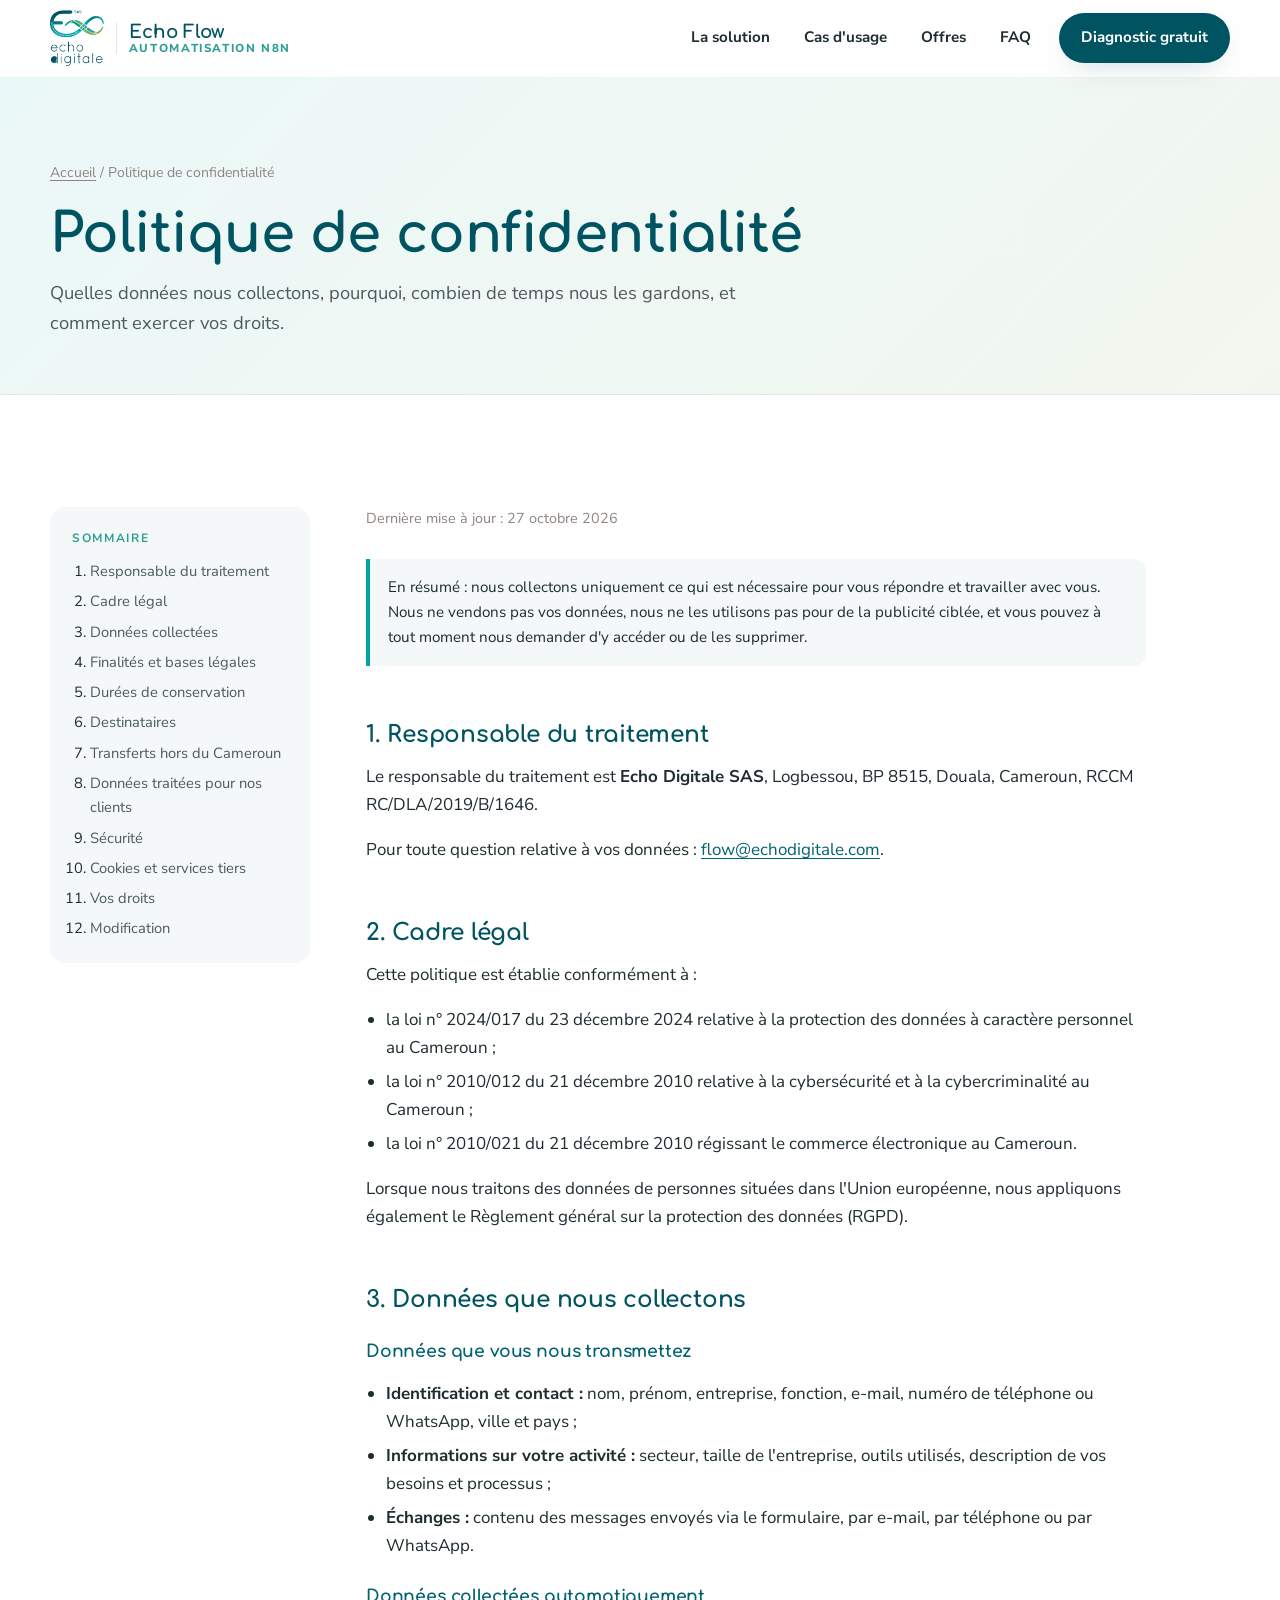
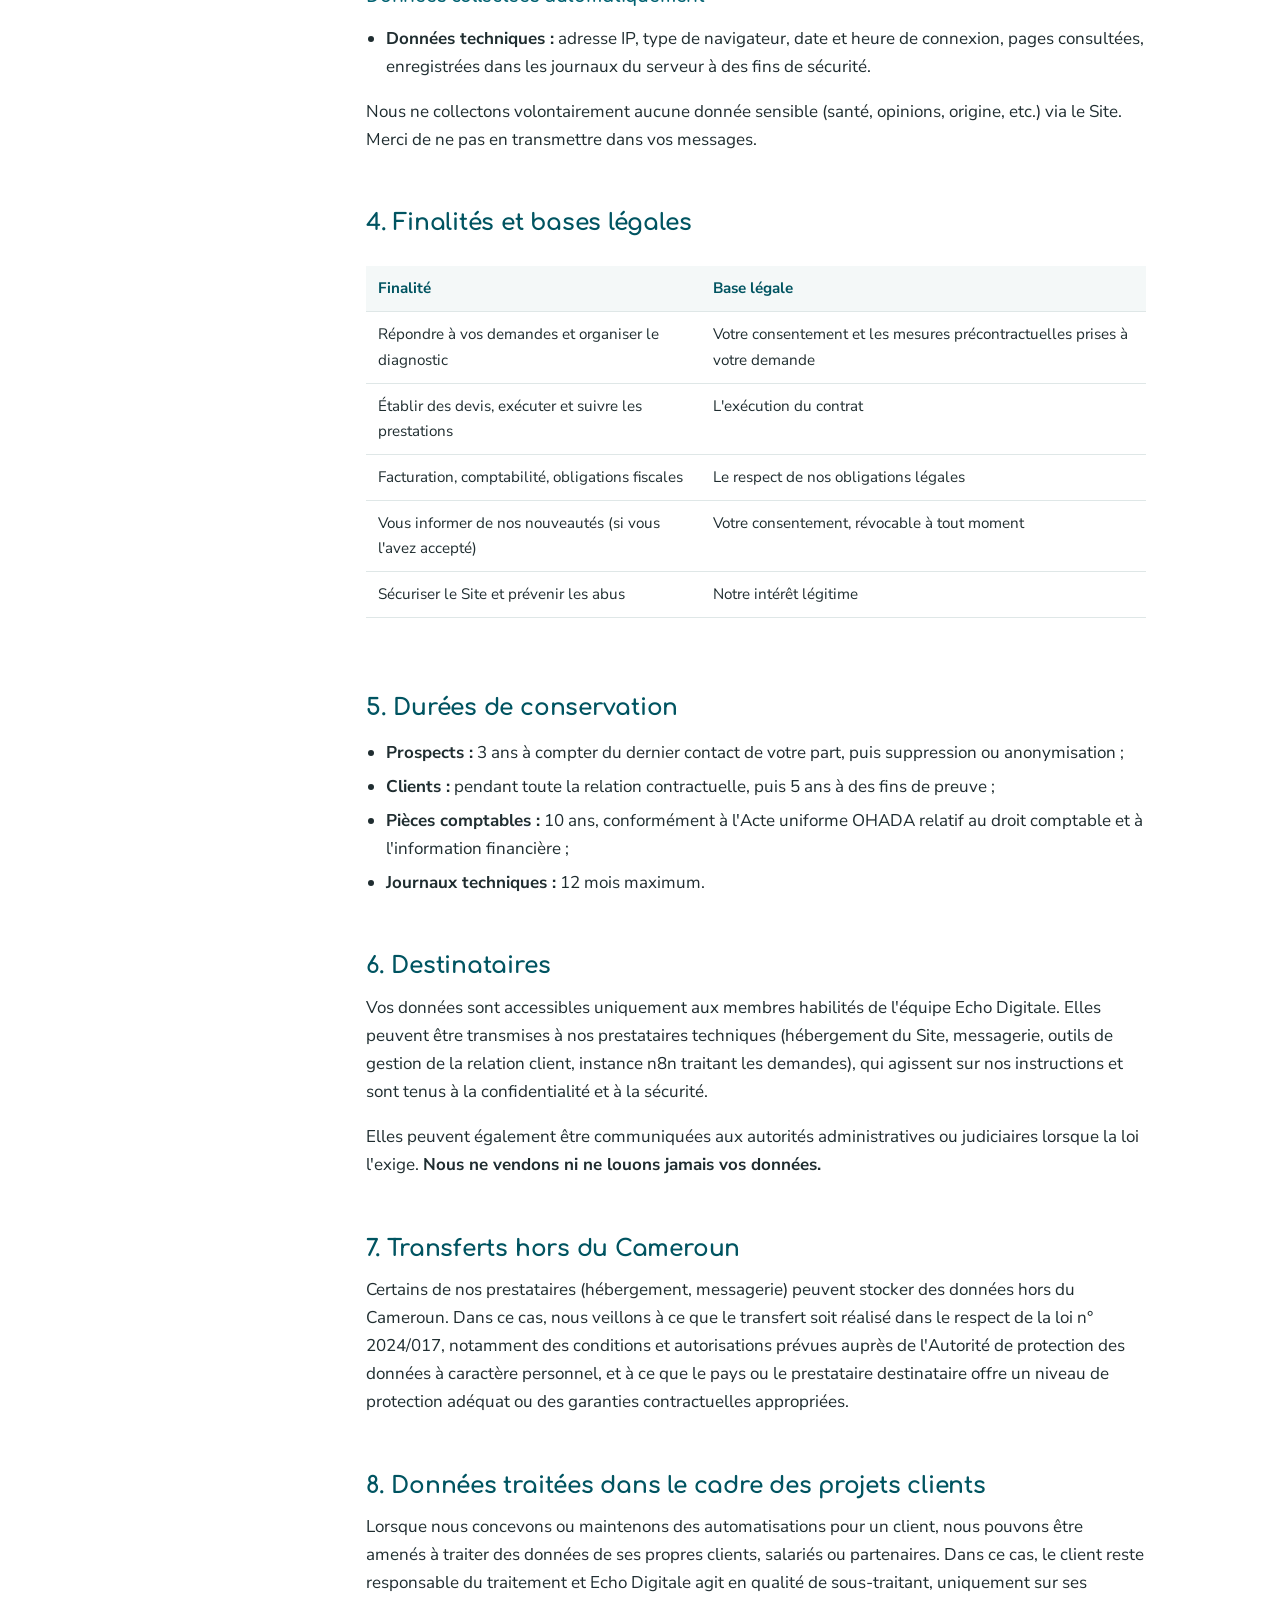
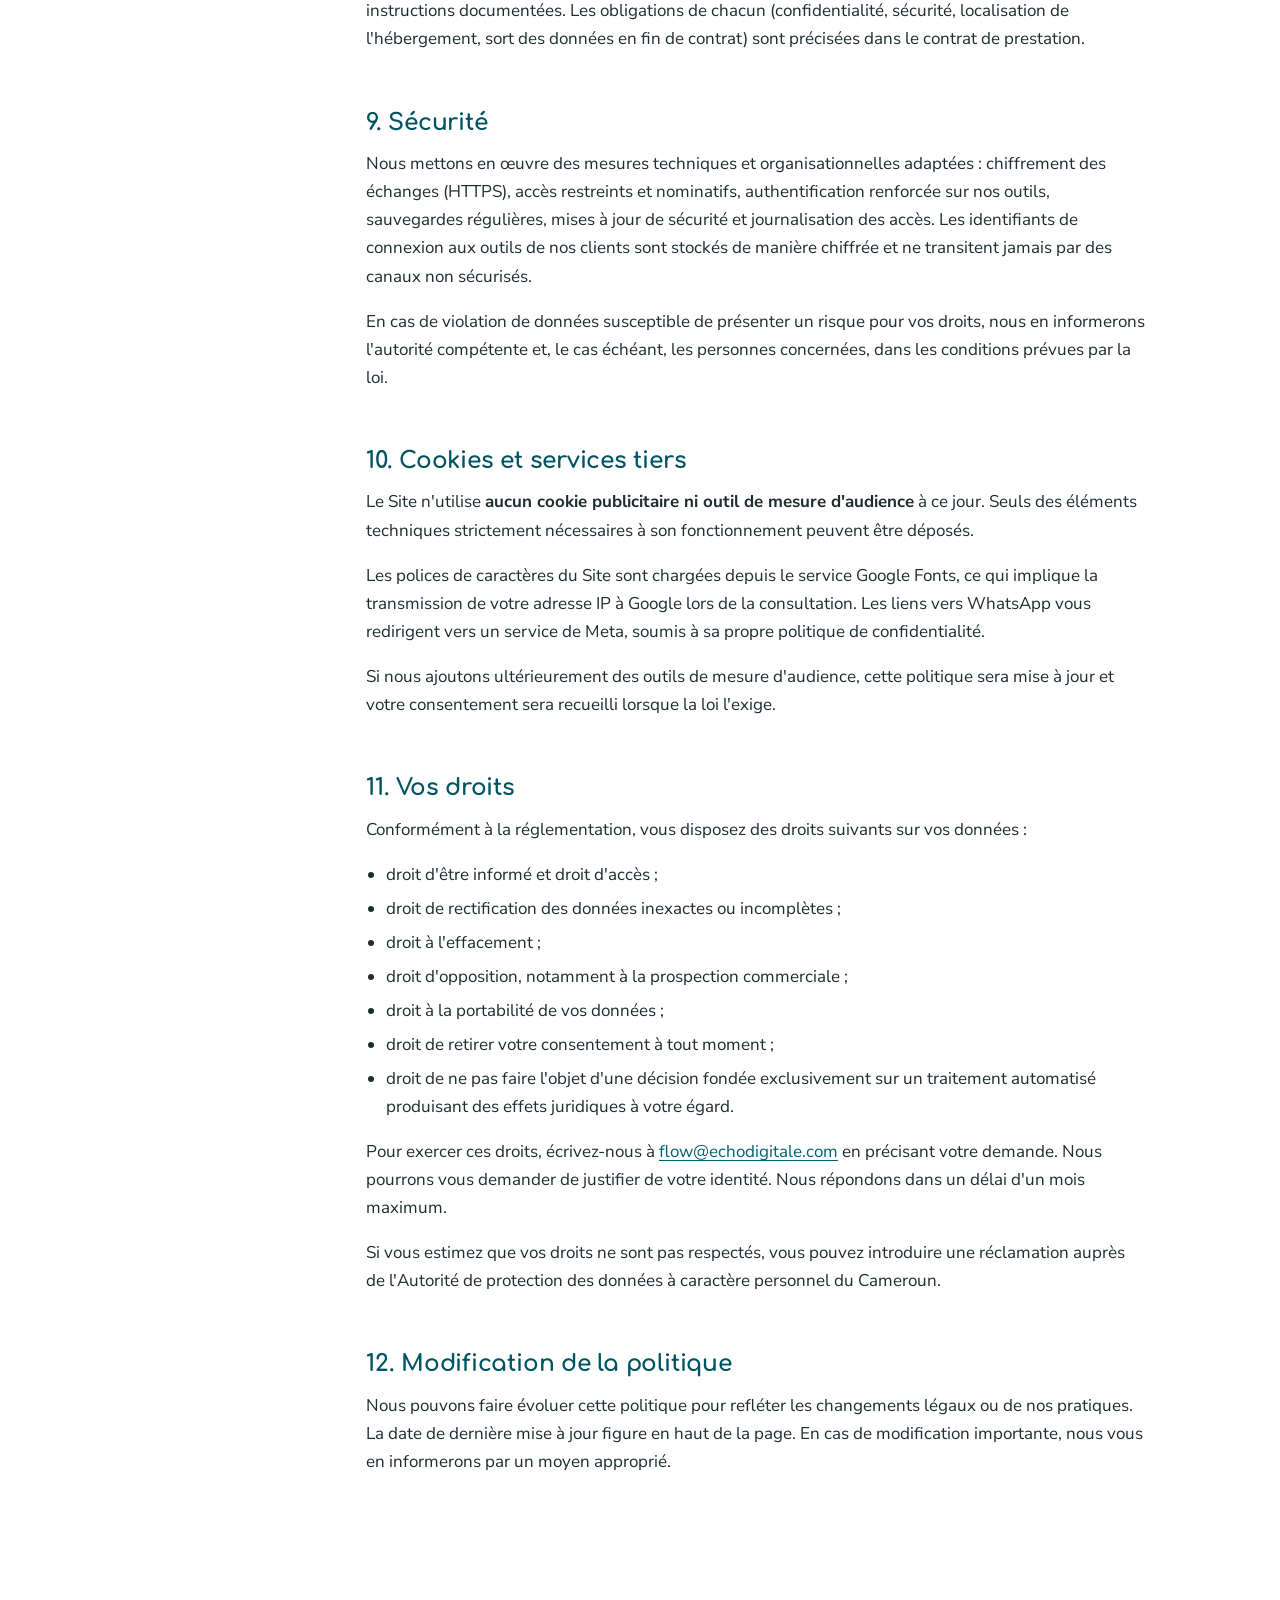
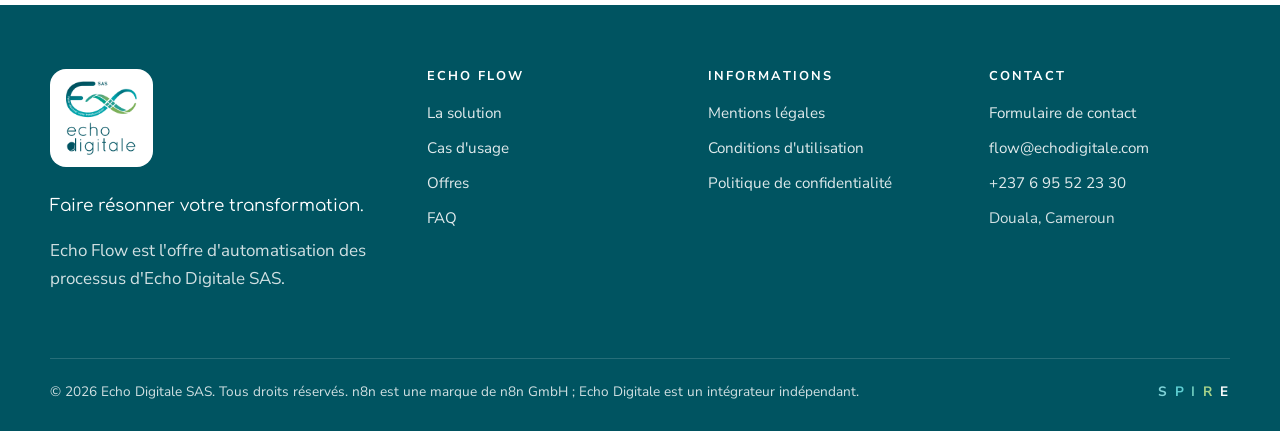
<file: confidentialite.html>
<!doctype html>
<html lang="fr">
<head>
  <meta charset="utf-8">
  <meta name="viewport" content="width=device-width, initial-scale=1">
  <title>Politique de confidentialité — Echo Flow | Echo Digitale</title>
  <meta name="description" content="Comment Echo Digitale collecte, utilise et protège vos données personnelles.">
  <meta name="theme-color" content="#005461">
  <link rel="icon" type="image/png" href="assets/img/logo-echo-digitale.png">
  <link rel="preconnect" href="https://fonts.googleapis.com">
  <link rel="preconnect" href="https://fonts.gstatic.com" crossorigin>
  <link href="https://fonts.googleapis.com/css2?family=Comfortaa:wght@300;400;700&family=Nunito+Sans:opsz,wght@6..12,400;6..12,600;6..12,700;6..12,800;6..12,900&display=swap" rel="stylesheet">
  <link rel="stylesheet" href="assets/css/style.css">
</head>
<body>
  <a class="skip-link" href="#contenu">Aller au contenu</a>

  <header class="site-header">
    <div class="container site-header__inner">
      <a class="brand" href="index.html" aria-label="Echo Flow par Echo Digitale — accueil">
        <img src="assets/img/logo-echo-digitale.png" alt="Echo Digitale" width="202" height="210">
        <span class="brand__product"><strong>Echo Flow</strong><span>Automatisation n8n</span></span>
      </a>
      <button class="nav-toggle" aria-expanded="false" aria-controls="main-nav" aria-label="Ouvrir le menu"><span></span></button>
      <nav class="nav" id="main-nav" aria-label="Navigation principale">
        <a href="index.html#solution">La solution</a>
        <a href="index.html#cas-usage">Cas d'usage</a>
        <a href="index.html#offres">Offres</a>
        <a href="index.html#faq">FAQ</a>
        <a class="btn btn--primary" href="contact.html">Diagnostic gratuit</a>
      </nav>
    </div>
  </header>

  <main id="contenu">
    <section class="page-hero">
      <div class="container">
        <nav class="breadcrumb" aria-label="Fil d'Ariane"><a href="index.html">Accueil</a> / Politique de confidentialité</nav>
        <h1>Politique de confidentialité</h1>
        <p>Quelles données nous collectons, pourquoi, combien de temps nous les gardons, et comment exercer vos droits.</p>
      </div>
    </section>

    <section class="section">
      <div class="container legal">
        <aside class="legal__toc" aria-label="Sommaire">
          <strong>Sommaire</strong>
          <ol>
            <li><a href="#responsable">Responsable du traitement</a></li>
            <li><a href="#cadre">Cadre légal</a></li>
            <li><a href="#collecte">Données collectées</a></li>
            <li><a href="#finalites">Finalités et bases légales</a></li>
            <li><a href="#durees">Durées de conservation</a></li>
            <li><a href="#destinataires">Destinataires</a></li>
            <li><a href="#transferts">Transferts hors du Cameroun</a></li>
            <li><a href="#clients">Données traitées pour nos clients</a></li>
            <li><a href="#securite">Sécurité</a></li>
            <li><a href="#cookies">Cookies et services tiers</a></li>
            <li><a href="#droits">Vos droits</a></li>
            <li><a href="#modification">Modification</a></li>
          </ol>
        </aside>

        <article class="legal__body">
          <p class="legal__meta">Dernière mise à jour : 27 octobre 2026</p>

          <p class="note">En résumé : nous collectons uniquement ce qui est nécessaire pour vous répondre et travailler avec vous. Nous ne vendons pas vos données, nous ne les utilisons pas pour de la publicité ciblée, et vous pouvez à tout moment nous demander d'y accéder ou de les supprimer.</p>

          <h2 id="responsable">1. Responsable du traitement</h2>
          <p>Le responsable du traitement est <strong>Echo Digitale SAS</strong>, Logbessou, BP 8515, Douala, Cameroun, RCCM RC/DLA/2019/B/1646.</p>
          <p>Pour toute question relative à vos données : <a href="mailto:flow@echodigitale.com">flow@echodigitale.com</a>.</p>

          <h2 id="cadre">2. Cadre légal</h2>
          <p>Cette politique est établie conformément à :</p>
          <ul>
            <li>la loi n° 2024/017 du 23 décembre 2024 relative à la protection des données à caractère personnel au Cameroun ;</li>
            <li>la loi n° 2010/012 du 21 décembre 2010 relative à la cybersécurité et à la cybercriminalité au Cameroun ;</li>
            <li>la loi n° 2010/021 du 21 décembre 2010 régissant le commerce électronique au Cameroun.</li>
          </ul>
          <p>Lorsque nous traitons des données de personnes situées dans l'Union européenne, nous appliquons également le Règlement général sur la protection des données (RGPD).</p>

          <h2 id="collecte">3. Données que nous collectons</h2>
          <h3>Données que vous nous transmettez</h3>
          <ul>
            <li><strong>Identification et contact :</strong> nom, prénom, entreprise, fonction, e-mail, numéro de téléphone ou WhatsApp, ville et pays ;</li>
            <li><strong>Informations sur votre activité :</strong> secteur, taille de l'entreprise, outils utilisés, description de vos besoins et processus ;</li>
            <li><strong>Échanges :</strong> contenu des messages envoyés via le formulaire, par e-mail, par téléphone ou par WhatsApp.</li>
          </ul>
          <h3>Données collectées automatiquement</h3>
          <ul>
            <li><strong>Données techniques :</strong> adresse IP, type de navigateur, date et heure de connexion, pages consultées, enregistrées dans les journaux du serveur à des fins de sécurité.</li>
          </ul>
          <p>Nous ne collectons volontairement aucune donnée sensible (santé, opinions, origine, etc.) via le Site. Merci de ne pas en transmettre dans vos messages.</p>

          <h2 id="finalites">4. Finalités et bases légales</h2>
          <div class="table-wrap">
            <table>
              <thead><tr><th>Finalité</th><th>Base légale</th></tr></thead>
              <tbody>
                <tr><td>Répondre à vos demandes et organiser le diagnostic</td><td>Votre consentement et les mesures précontractuelles prises à votre demande</td></tr>
                <tr><td>Établir des devis, exécuter et suivre les prestations</td><td>L'exécution du contrat</td></tr>
                <tr><td>Facturation, comptabilité, obligations fiscales</td><td>Le respect de nos obligations légales</td></tr>
                <tr><td>Vous informer de nos nouveautés (si vous l'avez accepté)</td><td>Votre consentement, révocable à tout moment</td></tr>
                <tr><td>Sécuriser le Site et prévenir les abus</td><td>Notre intérêt légitime</td></tr>
              </tbody>
            </table>
          </div>

          <h2 id="durees">5. Durées de conservation</h2>
          <ul>
            <li><strong>Prospects :</strong> 3 ans à compter du dernier contact de votre part, puis suppression ou anonymisation ;</li>
            <li><strong>Clients :</strong> pendant toute la relation contractuelle, puis 5 ans à des fins de preuve ;</li>
            <li><strong>Pièces comptables :</strong> 10 ans, conformément à l'Acte uniforme OHADA relatif au droit comptable et à l'information financière ;</li>
            <li><strong>Journaux techniques :</strong> 12 mois maximum.</li>
          </ul>

          <h2 id="destinataires">6. Destinataires</h2>
          <p>Vos données sont accessibles uniquement aux membres habilités de l'équipe Echo Digitale. Elles peuvent être transmises à nos prestataires techniques (hébergement du Site, messagerie, outils de gestion de la relation client, instance n8n traitant les demandes), qui agissent sur nos instructions et sont tenus à la confidentialité et à la sécurité.</p>
          <p>Elles peuvent également être communiquées aux autorités administratives ou judiciaires lorsque la loi l'exige. <strong>Nous ne vendons ni ne louons jamais vos données.</strong></p>

          <h2 id="transferts">7. Transferts hors du Cameroun</h2>
          <p>Certains de nos prestataires (hébergement, messagerie) peuvent stocker des données hors du Cameroun. Dans ce cas, nous veillons à ce que le transfert soit réalisé dans le respect de la loi n° 2024/017, notamment des conditions et autorisations prévues auprès de l'Autorité de protection des données à caractère personnel, et à ce que le pays ou le prestataire destinataire offre un niveau de protection adéquat ou des garanties contractuelles appropriées.</p>

          <h2 id="clients">8. Données traitées dans le cadre des projets clients</h2>
          <p>Lorsque nous concevons ou maintenons des automatisations pour un client, nous pouvons être amenés à traiter des données de ses propres clients, salariés ou partenaires. Dans ce cas, le client reste responsable du traitement et Echo Digitale agit en qualité de sous-traitant, uniquement sur ses instructions documentées. Les obligations de chacun (confidentialité, sécurité, localisation de l'hébergement, sort des données en fin de contrat) sont précisées dans le contrat de prestation.</p>

          <h2 id="securite">9. Sécurité</h2>
          <p>Nous mettons en œuvre des mesures techniques et organisationnelles adaptées : chiffrement des échanges (HTTPS), accès restreints et nominatifs, authentification renforcée sur nos outils, sauvegardes régulières, mises à jour de sécurité et journalisation des accès. Les identifiants de connexion aux outils de nos clients sont stockés de manière chiffrée et ne transitent jamais par des canaux non sécurisés.</p>
          <p>En cas de violation de données susceptible de présenter un risque pour vos droits, nous en informerons l'autorité compétente et, le cas échéant, les personnes concernées, dans les conditions prévues par la loi.</p>

          <h2 id="cookies">10. Cookies et services tiers</h2>
          <p>Le Site n'utilise <strong>aucun cookie publicitaire ni outil de mesure d'audience</strong> à ce jour. Seuls des éléments techniques strictement nécessaires à son fonctionnement peuvent être déposés.</p>
          <p>Les polices de caractères du Site sont chargées depuis le service Google Fonts, ce qui implique la transmission de votre adresse IP à Google lors de la consultation. Les liens vers WhatsApp vous redirigent vers un service de Meta, soumis à sa propre politique de confidentialité.</p>
          <p>Si nous ajoutons ultérieurement des outils de mesure d'audience, cette politique sera mise à jour et votre consentement sera recueilli lorsque la loi l'exige.</p>

          <h2 id="droits">11. Vos droits</h2>
          <p>Conformément à la réglementation, vous disposez des droits suivants sur vos données :</p>
          <ul>
            <li>droit d'être informé et droit d'accès ;</li>
            <li>droit de rectification des données inexactes ou incomplètes ;</li>
            <li>droit à l'effacement ;</li>
            <li>droit d'opposition, notamment à la prospection commerciale ;</li>
            <li>droit à la portabilité de vos données ;</li>
            <li>droit de retirer votre consentement à tout moment ;</li>
            <li>droit de ne pas faire l'objet d'une décision fondée exclusivement sur un traitement automatisé produisant des effets juridiques à votre égard.</li>
          </ul>
          <p>Pour exercer ces droits, écrivez-nous à <a href="mailto:flow@echodigitale.com">flow@echodigitale.com</a> en précisant votre demande. Nous pourrons vous demander de justifier de votre identité. Nous répondons dans un délai d'un mois maximum.</p>
          <p>Si vous estimez que vos droits ne sont pas respectés, vous pouvez introduire une réclamation auprès de l'Autorité de protection des données à caractère personnel du Cameroun.</p>

          <h2 id="modification">12. Modification de la politique</h2>
          <p>Nous pouvons faire évoluer cette politique pour refléter les changements légaux ou de nos pratiques. La date de dernière mise à jour figure en haut de la page. En cas de modification importante, nous vous en informerons par un moyen approprié.</p>
        </article>
      </div>
    </section>

  </main>

  <footer class="site-footer">
    <div class="container">
      <div class="footer-grid">
        <div>
          <a class="footer-logo" href="index.html"><img src="assets/img/logo-echo-digitale.png" alt="Echo Digitale" width="202" height="210" loading="lazy"></a>
          <p class="footer-tagline">Faire résonner votre transformation.</p>
          <p>Echo Flow est l'offre d'automatisation des processus d'Echo Digitale SAS.</p>
        </div>
        <div>
          <h4>Echo Flow</h4>
          <ul>
            <li><a href="index.html#solution">La solution</a></li>
            <li><a href="index.html#cas-usage">Cas d'usage</a></li>
            <li><a href="index.html#offres">Offres</a></li>
            <li><a href="index.html#faq">FAQ</a></li>
          </ul>
        </div>
        <div>
          <h4>Informations</h4>
          <ul>
            <li><a href="mentions-legales.html">Mentions légales</a></li>
            <li><a href="conditions-utilisation.html">Conditions d'utilisation</a></li>
            <li><a href="confidentialite.html" aria-current="page">Politique de confidentialité</a></li>
          </ul>
        </div>
        <div>
          <h4>Contact</h4>
          <ul>
            <li><a href="contact.html">Formulaire de contact</a></li>
            <li><a href="mailto:flow@echodigitale.com">flow@echodigitale.com</a></li>
            <li><a href="tel:+237695522330">+237 6 95 52 23 30</a></li>
            <li>Douala, Cameroun</li>
          </ul>
        </div>
      </div>
      <div class="footer-bottom">
        <span>© <span data-year>2026</span> Echo Digitale SAS. Tous droits réservés. n8n est une marque de n8n GmbH ; Echo Digitale est un intégrateur indépendant.</span>
        <span class="footer-values" aria-label="Nos valeurs : Simplicité, Proximité, Impact, Rigueur, Efficacité"><b>S</b> <b>P</b> <b>I</b> <b>R</b> <b>E</b></span>
      </div>
    </div>
  </footer>

  <script src="assets/js/main.js" defer></script>
</body>
</html>
</file>
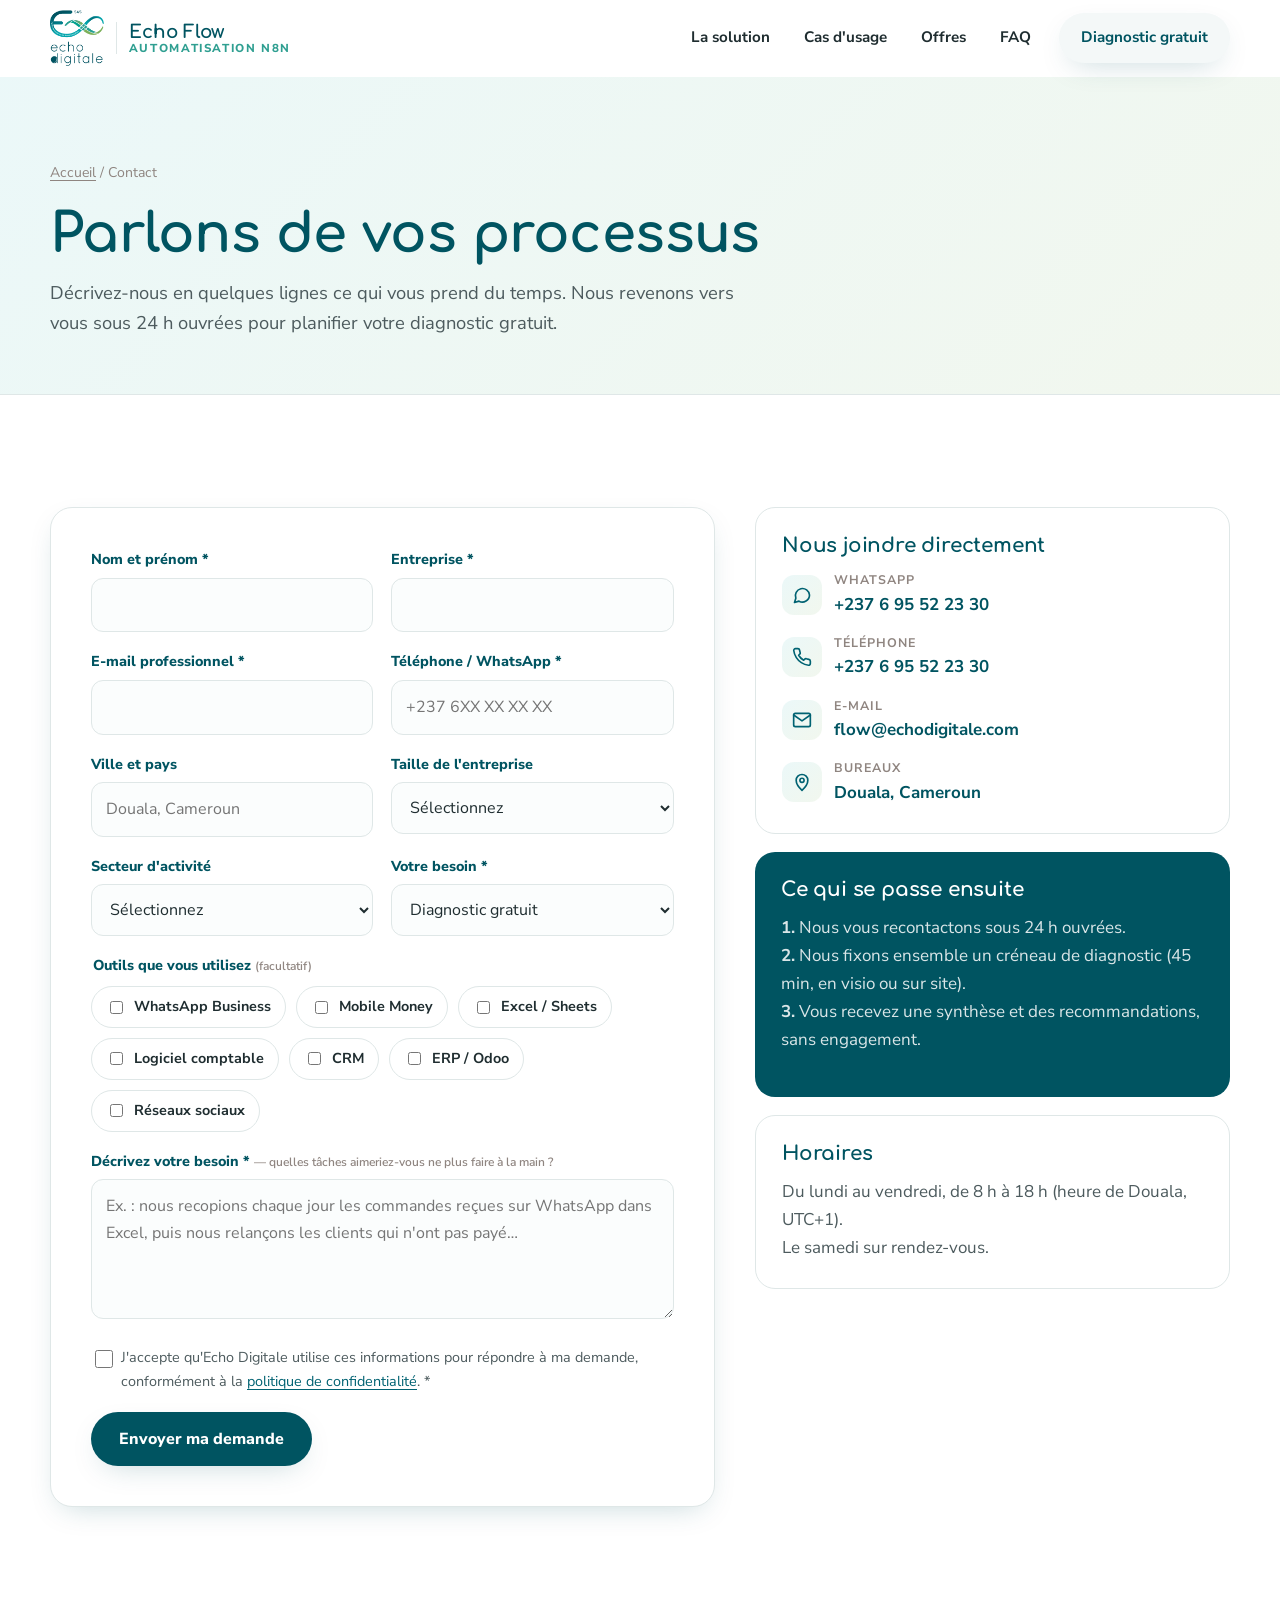
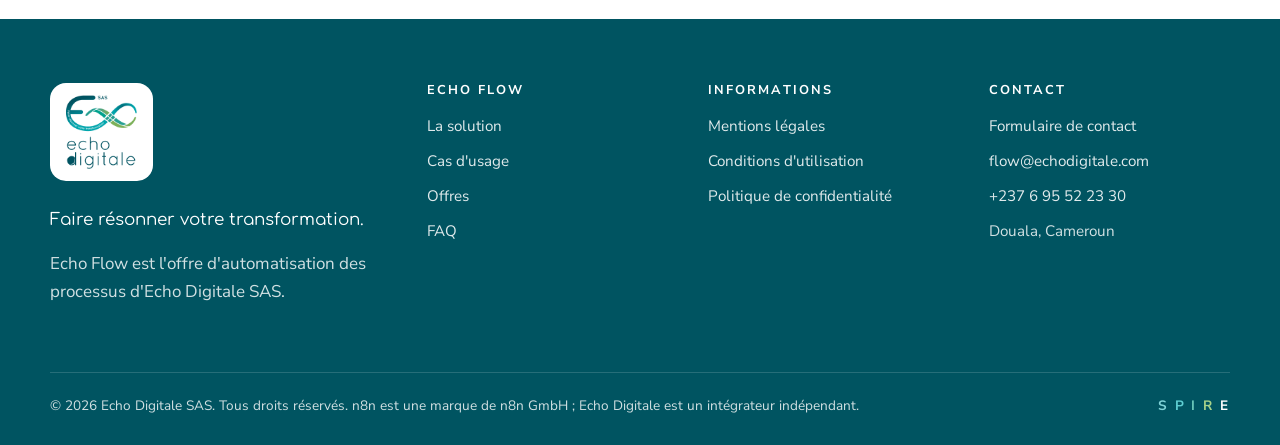
<file: contact.html>
<!doctype html>
<html lang="fr">
<head>
  <meta charset="utf-8">
  <meta name="viewport" content="width=device-width, initial-scale=1">
  <title>Contact — Echo Flow | Echo Digitale</title>
  <meta name="description" content="Contactez Echo Digitale pour un diagnostic gratuit de vos processus et un projet d'automatisation n8n sur mesure. Réponse sous 24 h ouvrées.">
  <meta name="theme-color" content="#005461">
  <link rel="icon" type="image/png" href="assets/img/logo-echo-digitale.png">
  <link rel="preconnect" href="https://fonts.googleapis.com">
  <link rel="preconnect" href="https://fonts.gstatic.com" crossorigin>
  <link href="https://fonts.googleapis.com/css2?family=Comfortaa:wght@300;400;700&family=Nunito+Sans:opsz,wght@6..12,400;6..12,600;6..12,700;6..12,800;6..12,900&display=swap" rel="stylesheet">
  <link rel="stylesheet" href="assets/css/style.css">
</head>
<body>
  <a class="skip-link" href="#contenu">Aller au contenu</a>

  <header class="site-header">
    <div class="container site-header__inner">
      <a class="brand" href="index.html" aria-label="Echo Flow par Echo Digitale — accueil">
        <img src="assets/img/logo-echo-digitale.png" alt="Echo Digitale" width="202" height="210">
        <span class="brand__product"><strong>Echo Flow</strong><span>Automatisation n8n</span></span>
      </a>
      <button class="nav-toggle" aria-expanded="false" aria-controls="main-nav" aria-label="Ouvrir le menu"><span></span></button>
      <nav class="nav" id="main-nav" aria-label="Navigation principale">
        <a href="index.html#solution">La solution</a>
        <a href="index.html#cas-usage">Cas d'usage</a>
        <a href="index.html#offres">Offres</a>
        <a href="index.html#faq">FAQ</a>
        <a class="btn btn--primary" href="contact.html" aria-current="page">Diagnostic gratuit</a>
      </nav>
    </div>
  </header>

  <main id="contenu">
    <section class="page-hero">
      <div class="container">
        <nav class="breadcrumb" aria-label="Fil d'Ariane"><a href="index.html">Accueil</a> / Contact</nav>
        <h1>Parlons de vos processus</h1>
        <p>Décrivez-nous en quelques lignes ce qui vous prend du temps. Nous revenons vers vous sous 24 h ouvrées pour planifier votre diagnostic gratuit.</p>
      </div>
    </section>

    <section class="section">
      <div class="container contact-grid">

        <div class="form-card">
          <!--
            data-endpoint : URL du webhook n8n (nœud « Webhook », méthode POST) qui reçoit les demandes.
            Tant qu'elle contient « VOTRE-INSTANCE », le formulaire ouvre la messagerie de l'internaute.
          -->
          <form id="contact-form" novalidate
                data-endpoint="https://VOTRE-INSTANCE.n8n.cloud/webhook/echo-flow-contact"
                data-fallback-email="flow@echodigitale.com">
            <div class="form-grid">
              <div class="field">
                <label for="nom">Nom et prénom *</label>
                <input id="nom" name="nom" type="text" autocomplete="name" required>
              </div>
              <div class="field">
                <label for="entreprise">Entreprise *</label>
                <input id="entreprise" name="entreprise" type="text" autocomplete="organization" required>
              </div>
              <div class="field">
                <label for="email">E-mail professionnel *</label>
                <input id="email" name="email" type="email" autocomplete="email" required>
              </div>
              <div class="field">
                <label for="telephone">Téléphone / WhatsApp *</label>
                <input id="telephone" name="telephone" type="tel" autocomplete="tel" placeholder="+237 6XX XX XX XX" required pattern="^\+?[0-9\s.\-]{8,20}$">
              </div>
              <div class="field">
                <label for="ville">Ville et pays</label>
                <input id="ville" name="ville" type="text" placeholder="Douala, Cameroun">
              </div>
              <div class="field">
                <label for="taille">Taille de l'entreprise</label>
                <select id="taille" name="taille">
                  <option value="">Sélectionnez</option>
                  <option>1 à 9 personnes</option>
                  <option>10 à 49 personnes</option>
                  <option>50 à 249 personnes</option>
                  <option>250 personnes et plus</option>
                </select>
              </div>
              <div class="field">
                <label for="secteur">Secteur d'activité</label>
                <select id="secteur" name="secteur">
                  <option value="">Sélectionnez</option>
                  <option>Commerce &amp; distribution</option>
                  <option>Services aux entreprises</option>
                  <option>Santé</option>
                  <option>Éducation &amp; formation</option>
                  <option>BTP &amp; immobilier</option>
                  <option>Transport &amp; logistique</option>
                  <option>Agro-industrie</option>
                  <option>Hôtellerie &amp; restauration</option>
                  <option>Finance &amp; microfinance</option>
                  <option>Autre</option>
                </select>
              </div>
              <div class="field">
                <label for="besoin">Votre besoin *</label>
                <select id="besoin" name="besoin" required>
                  <option value="diagnostic">Diagnostic gratuit</option>
                  <option value="projet">Projet d'automatisation sur mesure</option>
                  <option value="accompagnement">Accompagnement / maintenance</option>
                  <option value="autre">Autre question</option>
                </select>
              </div>
              <fieldset class="field full" style="border:0;padding:0;margin:0">
                <legend style="font-weight:800;font-size:.9rem;color:var(--ed-petrole);margin-bottom:8px">Outils que vous utilisez <small style="font-weight:600;color:var(--ed-taupe)">(facultatif)</small></legend>
                <div class="checks">
                  <label><input type="checkbox" name="outils" value="WhatsApp Business"> WhatsApp Business</label>
                  <label><input type="checkbox" name="outils" value="Mobile Money"> Mobile Money</label>
                  <label><input type="checkbox" name="outils" value="Excel / Google Sheets"> Excel / Sheets</label>
                  <label><input type="checkbox" name="outils" value="Logiciel comptable"> Logiciel comptable</label>
                  <label><input type="checkbox" name="outils" value="CRM"> CRM</label>
                  <label><input type="checkbox" name="outils" value="ERP / Odoo"> ERP / Odoo</label>
                  <label><input type="checkbox" name="outils" value="Réseaux sociaux"> Réseaux sociaux</label>
                </div>
              </fieldset>
              <div class="field full">
                <label for="message">Décrivez votre besoin * <small>— quelles tâches aimeriez-vous ne plus faire à la main ?</small></label>
                <textarea id="message" name="message" required minlength="20" placeholder="Ex. : nous recopions chaque jour les commandes reçues sur WhatsApp dans Excel, puis nous relançons les clients qui n'ont pas payé…"></textarea>
              </div>
              <div class="hp" aria-hidden="true">
                <label for="site_web">Ne pas remplir</label>
                <input id="site_web" name="site_web" type="text" tabindex="-1" autocomplete="off">
              </div>
              <label class="consent full">
                <input type="checkbox" name="consentement" required>
                <span>J'accepte qu'Echo Digitale utilise ces informations pour répondre à ma demande, conformément à la <a href="confidentialite.html">politique de confidentialité</a>. *</span>
              </label>
              <div class="full">
                <button class="btn btn--primary" type="submit">Envoyer ma demande</button>
              </div>
            </div>
            <div class="form-status" role="status" aria-live="polite"></div>
          </form>
        </div>

        <aside class="contact-aside">
          <div class="info-card">
            <h3>Nous joindre directement</h3>
            <ul class="info-list">
              <li>
                <span class="ico"><svg viewBox="0 0 24 24" fill="none" stroke="currentColor" stroke-width="2" stroke-linecap="round" stroke-linejoin="round" aria-hidden="true"><path d="M21 12a8.5 8.5 0 0 1-12.6 7.4L3 21l1.6-5.2A8.5 8.5 0 1 1 21 12z"/></svg></span>
                <div><small>WhatsApp</small><a href="https://wa.me/237695522330" target="_blank" rel="noopener">+237 6 95 52 23 30</a></div>
              </li>
              <li>
                <span class="ico"><svg viewBox="0 0 24 24" fill="none" stroke="currentColor" stroke-width="2" stroke-linecap="round" stroke-linejoin="round" aria-hidden="true"><path d="M22 16.9v3a2 2 0 0 1-2.2 2 19.8 19.8 0 0 1-8.6-3.1 19.5 19.5 0 0 1-6-6A19.8 19.8 0 0 1 2.1 4.2 2 2 0 0 1 4.1 2h3a2 2 0 0 1 2 1.7c.1 1 .4 1.9.7 2.8a2 2 0 0 1-.5 2.1L8 9.9a16 16 0 0 0 6 6l1.3-1.3a2 2 0 0 1 2.1-.4c.9.3 1.8.6 2.8.7a2 2 0 0 1 1.7 2z"/></svg></span>
                <div><small>Téléphone</small><a href="tel:+237695522330">+237 6 95 52 23 30</a></div>
              </li>
              <li>
                <span class="ico"><svg viewBox="0 0 24 24" fill="none" stroke="currentColor" stroke-width="2" stroke-linecap="round" stroke-linejoin="round" aria-hidden="true"><rect x="2" y="4" width="20" height="16" rx="2"/><path d="M22 6l-10 7L2 6"/></svg></span>
                <div><small>E-mail</small><a href="mailto:flow@echodigitale.com">flow@echodigitale.com</a></div>
              </li>
              <li>
                <span class="ico"><svg viewBox="0 0 24 24" fill="none" stroke="currentColor" stroke-width="2" stroke-linecap="round" stroke-linejoin="round" aria-hidden="true"><path d="M12 22s7-6.2 7-12a7 7 0 0 0-14 0c0 5.8 7 12 7 12z"/><circle cx="12" cy="10" r="2.5"/></svg></span>
                <div><small>Bureaux</small><span>Douala, Cameroun</span></div>
              </li>
            </ul>
          </div>

          <div class="info-card info-card--dark">
            <h3>Ce qui se passe ensuite</h3>
            <p><strong>1.</strong> Nous vous recontactons sous 24 h ouvrées.<br>
               <strong>2.</strong> Nous fixons ensemble un créneau de diagnostic (45 min, en visio ou sur site).<br>
               <strong>3.</strong> Vous recevez une synthèse et des recommandations, sans engagement.</p>
          </div>

          <div class="info-card">
            <h3>Horaires</h3>
            <p style="margin:0;color:var(--text-soft)">Du lundi au vendredi, de 8 h à 18 h (heure de Douala, UTC+1).<br>Le samedi sur rendez-vous.</p>
          </div>
        </aside>

      </div>
    </section>
  </main>

  <footer class="site-footer">
    <div class="container">
      <div class="footer-grid">
        <div>
          <a class="footer-logo" href="index.html"><img src="assets/img/logo-echo-digitale.png" alt="Echo Digitale" width="202" height="210" loading="lazy"></a>
          <p class="footer-tagline">Faire résonner votre transformation.</p>
          <p>Echo Flow est l'offre d'automatisation des processus d'Echo Digitale SAS.</p>
        </div>
        <div>
          <h4>Echo Flow</h4>
          <ul>
            <li><a href="index.html#solution">La solution</a></li>
            <li><a href="index.html#cas-usage">Cas d'usage</a></li>
            <li><a href="index.html#offres">Offres</a></li>
            <li><a href="index.html#faq">FAQ</a></li>
          </ul>
        </div>
        <div>
          <h4>Informations</h4>
          <ul>
            <li><a href="mentions-legales.html">Mentions légales</a></li>
            <li><a href="conditions-utilisation.html">Conditions d'utilisation</a></li>
            <li><a href="confidentialite.html">Politique de confidentialité</a></li>
          </ul>
        </div>
        <div>
          <h4>Contact</h4>
          <ul>
            <li><a href="contact.html">Formulaire de contact</a></li>
            <li><a href="mailto:flow@echodigitale.com">flow@echodigitale.com</a></li>
            <li><a href="tel:+237695522330">+237 6 95 52 23 30</a></li>
            <li>Douala, Cameroun</li>
          </ul>
        </div>
      </div>
      <div class="footer-bottom">
        <span>© <span data-year>2026</span> Echo Digitale SAS. Tous droits réservés. n8n est une marque de n8n GmbH ; Echo Digitale est un intégrateur indépendant.</span>
        <span class="footer-values" aria-label="Nos valeurs : Simplicité, Proximité, Impact, Rigueur, Efficacité"><b>S</b> <b>P</b> <b>I</b> <b>R</b> <b>E</b></span>
      </div>
    </div>
  </footer>

  <script src="assets/js/main.js" defer></script>
</body>
</html>
</file>
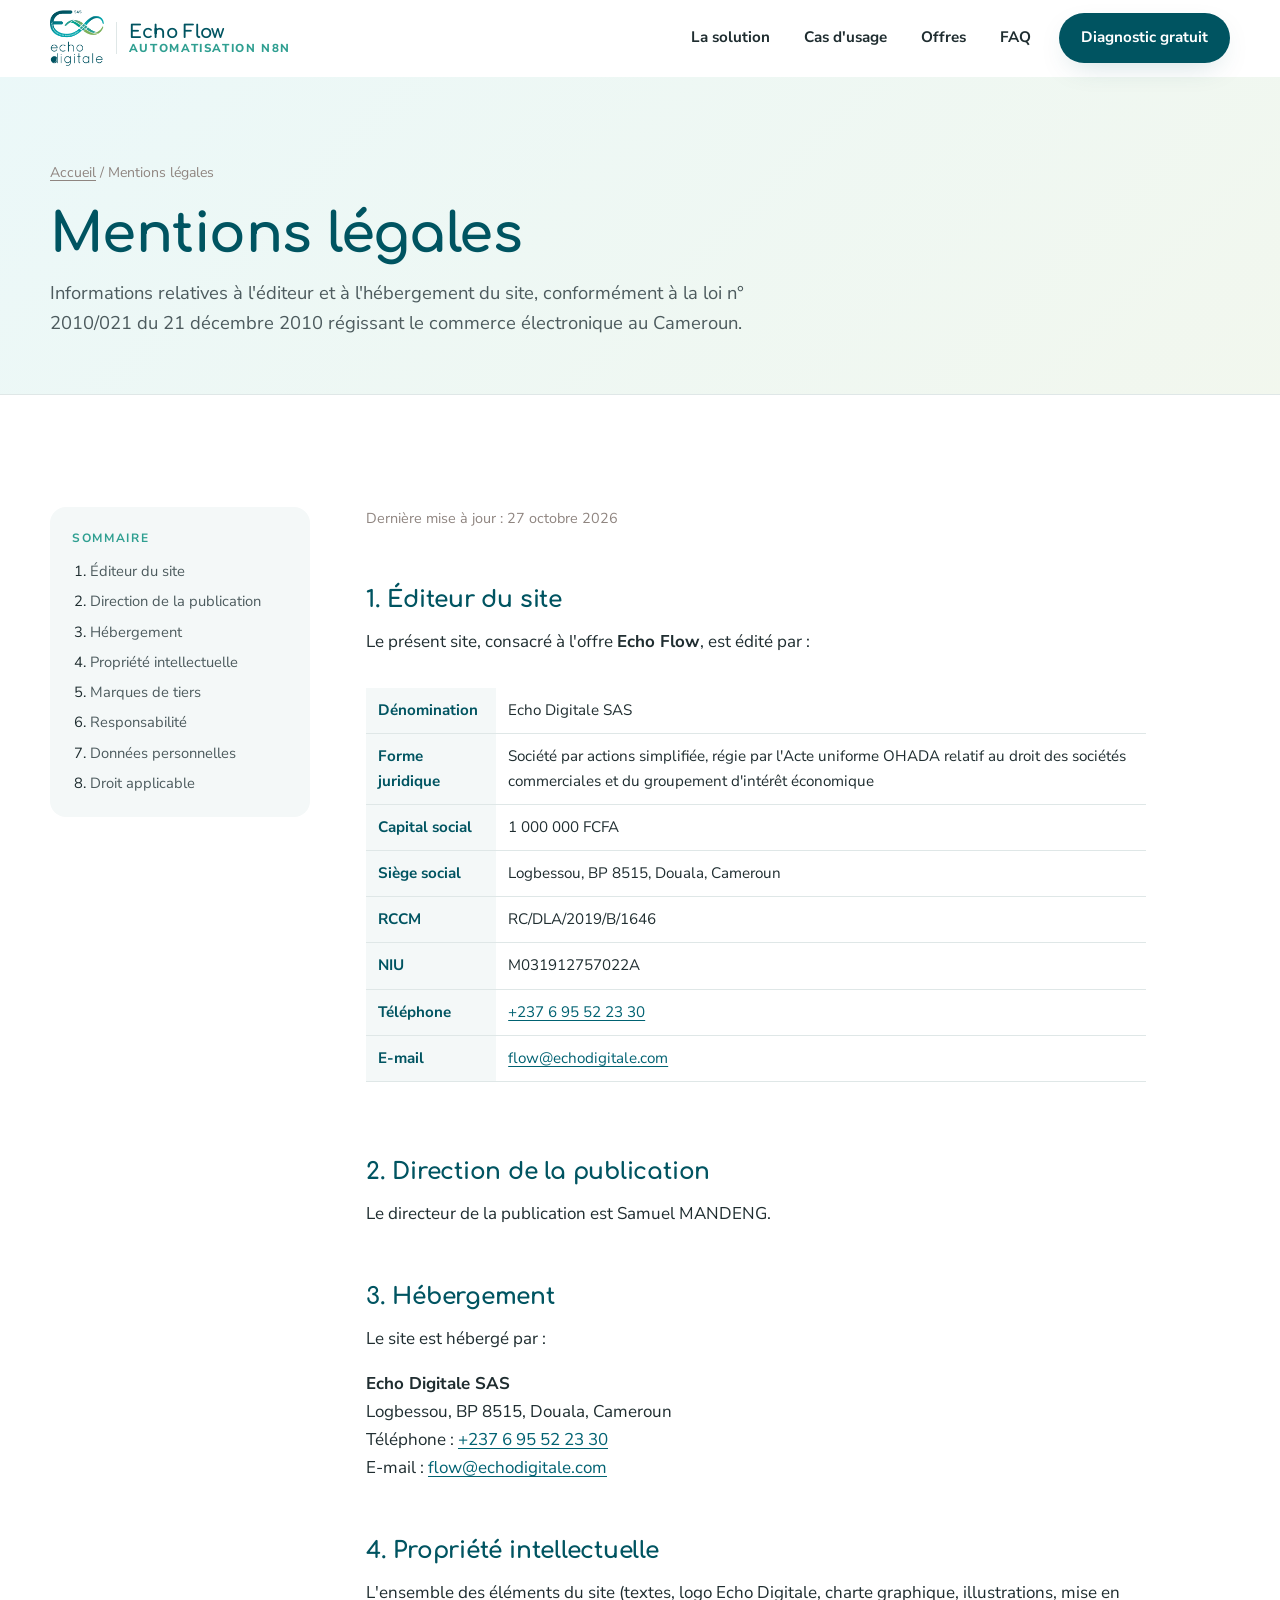
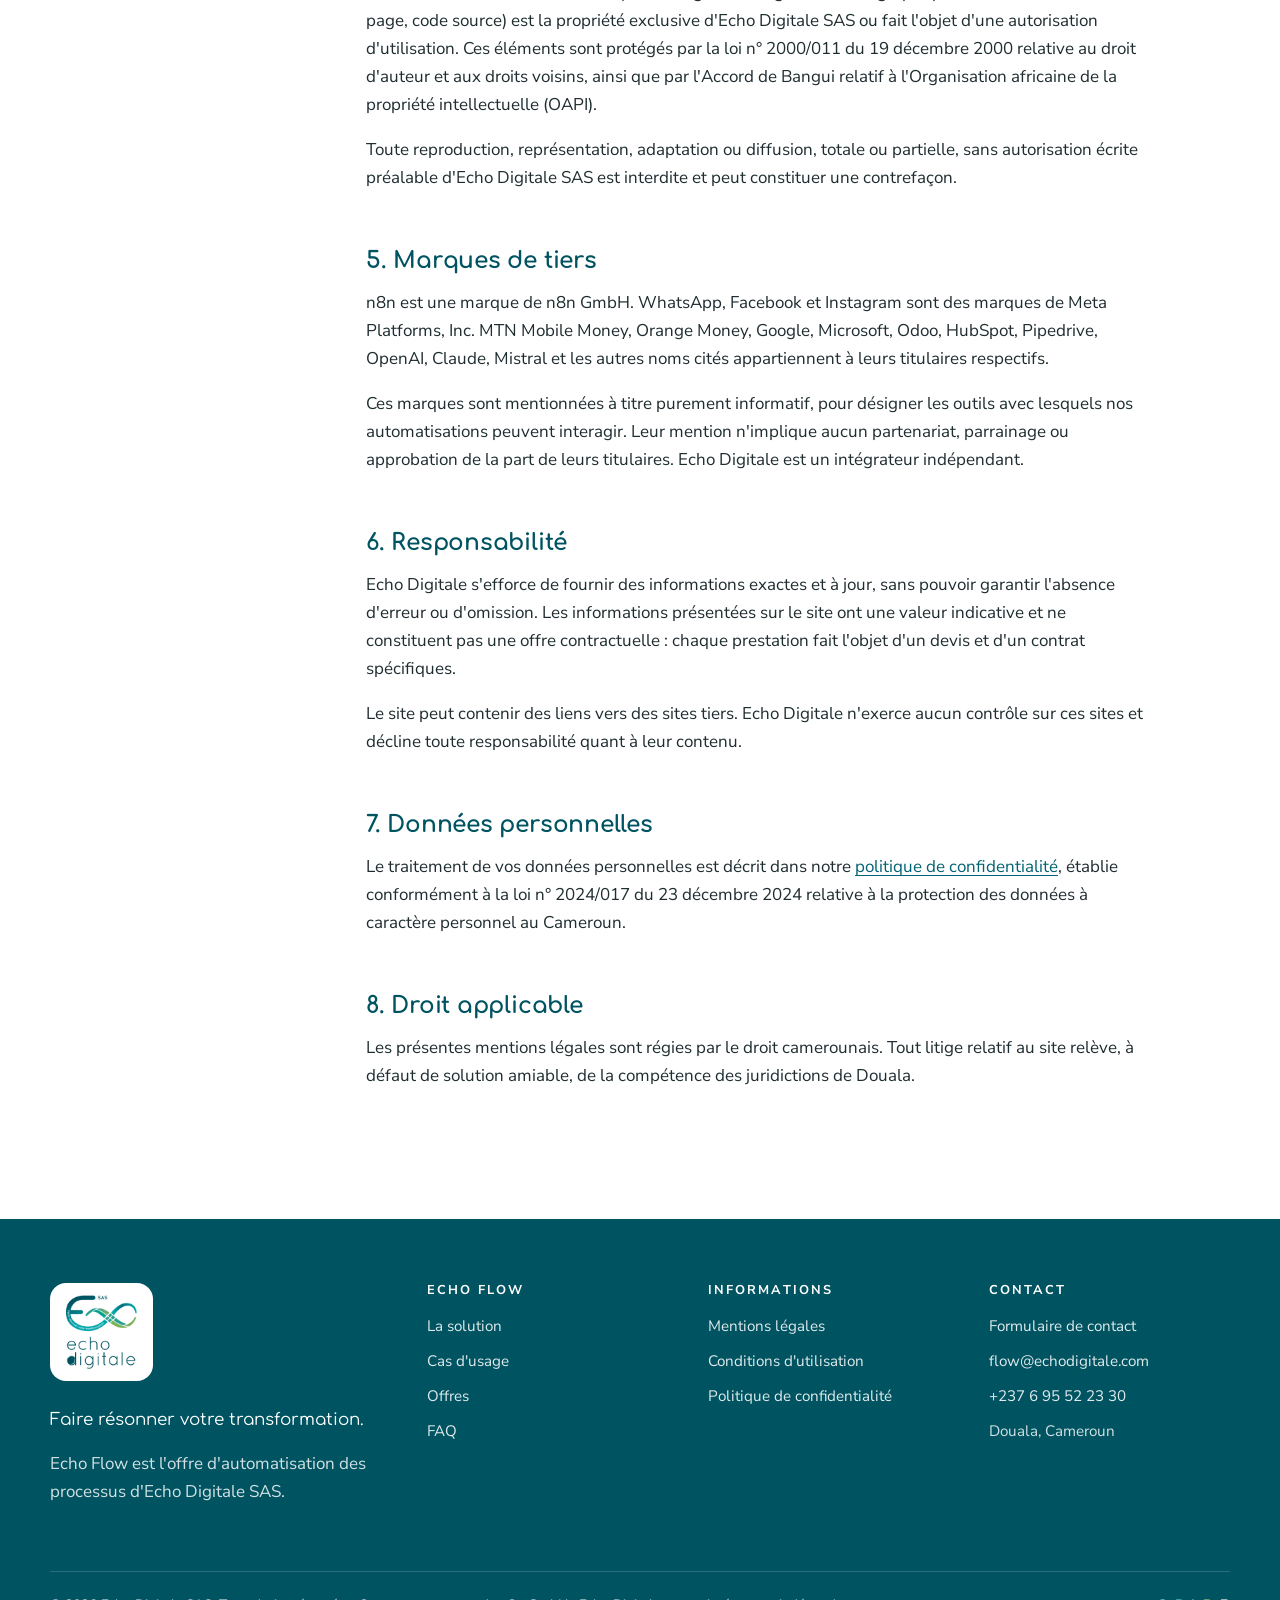
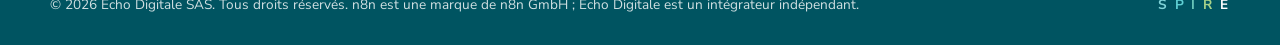
<file: mentions-legales.html>
<!doctype html>
<html lang="fr">
<head>
  <meta charset="utf-8">
  <meta name="viewport" content="width=device-width, initial-scale=1">
  <title>Mentions légales — Echo Flow | Echo Digitale</title>
  <meta name="description" content="Mentions légales du site Echo Flow, édité par Echo Digitale SAS.">
  <meta name="theme-color" content="#005461">
  <link rel="icon" type="image/png" href="assets/img/logo-echo-digitale.png">
  <link rel="preconnect" href="https://fonts.googleapis.com">
  <link rel="preconnect" href="https://fonts.gstatic.com" crossorigin>
  <link href="https://fonts.googleapis.com/css2?family=Comfortaa:wght@300;400;700&family=Nunito+Sans:opsz,wght@6..12,400;6..12,600;6..12,700;6..12,800;6..12,900&display=swap" rel="stylesheet">
  <link rel="stylesheet" href="assets/css/style.css">
</head>
<body>
  <a class="skip-link" href="#contenu">Aller au contenu</a>

  <header class="site-header">
    <div class="container site-header__inner">
      <a class="brand" href="index.html" aria-label="Echo Flow par Echo Digitale — accueil">
        <img src="assets/img/logo-echo-digitale.png" alt="Echo Digitale" width="202" height="210">
        <span class="brand__product"><strong>Echo Flow</strong><span>Automatisation n8n</span></span>
      </a>
      <button class="nav-toggle" aria-expanded="false" aria-controls="main-nav" aria-label="Ouvrir le menu"><span></span></button>
      <nav class="nav" id="main-nav" aria-label="Navigation principale">
        <a href="index.html#solution">La solution</a>
        <a href="index.html#cas-usage">Cas d'usage</a>
        <a href="index.html#offres">Offres</a>
        <a href="index.html#faq">FAQ</a>
        <a class="btn btn--primary" href="contact.html">Diagnostic gratuit</a>
      </nav>
    </div>
  </header>

  <main id="contenu">
    <section class="page-hero">
      <div class="container">
        <nav class="breadcrumb" aria-label="Fil d'Ariane"><a href="index.html">Accueil</a> / Mentions légales</nav>
        <h1>Mentions légales</h1>
        <p>Informations relatives à l'éditeur et à l'hébergement du site, conformément à la loi n° 2010/021 du 21 décembre 2010 régissant le commerce électronique au Cameroun.</p>
      </div>
    </section>

    <section class="section">
      <div class="container legal">
        <aside class="legal__toc" aria-label="Sommaire">
          <strong>Sommaire</strong>
          <ol>
            <li><a href="#editeur">Éditeur du site</a></li>
            <li><a href="#publication">Direction de la publication</a></li>
            <li><a href="#hebergement">Hébergement</a></li>
            <li><a href="#propriete">Propriété intellectuelle</a></li>
            <li><a href="#marques">Marques de tiers</a></li>
            <li><a href="#responsabilite">Responsabilité</a></li>
            <li><a href="#donnees">Données personnelles</a></li>
            <li><a href="#droit">Droit applicable</a></li>
          </ol>
        </aside>

        <article class="legal__body">
          <p class="legal__meta">Dernière mise à jour : 27 octobre 2026</p>

          <h2 id="editeur">1. Éditeur du site</h2>
          <p>Le présent site, consacré à l'offre <strong>Echo Flow</strong>, est édité par :</p>
          <div class="table-wrap">
            <table>
              <tbody>
                <tr><th scope="row">Dénomination</th><td>Echo Digitale SAS</td></tr>
                <tr><th scope="row">Forme juridique</th><td>Société par actions simplifiée, régie par l'Acte uniforme OHADA relatif au droit des sociétés commerciales et du groupement d'intérêt économique</td></tr>
                <tr><th scope="row">Capital social</th><td>1 000 000 FCFA</td></tr>
                <tr><th scope="row">Siège social</th><td>Logbessou, BP 8515, Douala, Cameroun</td></tr>
                <tr><th scope="row">RCCM</th><td>RC/DLA/2019/B/1646</td></tr>
                <tr><th scope="row">NIU</th><td>M031912757022A</td></tr>
                <tr><th scope="row">Téléphone</th><td><a href="tel:+237695522330">+237 6 95 52 23 30</a></td></tr>
                <tr><th scope="row">E-mail</th><td><a href="mailto:flow@echodigitale.com">flow@echodigitale.com</a></td></tr>
              </tbody>
            </table>
          </div>

          <h2 id="publication">2. Direction de la publication</h2>
          <p>Le directeur de la publication est Samuel MANDENG.</p>

          <h2 id="hebergement">3. Hébergement</h2>
          <p>Le site est hébergé par :</p>
          <p><strong>Echo Digitale SAS</strong><br>
             Logbessou, BP 8515, Douala, Cameroun<br>
             Téléphone : <a href="tel:+237695522330">+237 6 95 52 23 30</a><br>
             E-mail : <a href="mailto:flow@echodigitale.com">flow@echodigitale.com</a></p>

          <h2 id="propriete">4. Propriété intellectuelle</h2>
          <p>L'ensemble des éléments du site (textes, logo Echo Digitale, charte graphique, illustrations, mise en page, code source) est la propriété exclusive d'Echo Digitale SAS ou fait l'objet d'une autorisation d'utilisation. Ces éléments sont protégés par la loi n° 2000/011 du 19 décembre 2000 relative au droit d'auteur et aux droits voisins, ainsi que par l'Accord de Bangui relatif à l'Organisation africaine de la propriété intellectuelle (OAPI).</p>
          <p>Toute reproduction, représentation, adaptation ou diffusion, totale ou partielle, sans autorisation écrite préalable d'Echo Digitale SAS est interdite et peut constituer une contrefaçon.</p>

          <h2 id="marques">5. Marques de tiers</h2>
          <p>n8n est une marque de n8n GmbH. WhatsApp, Facebook et Instagram sont des marques de Meta Platforms, Inc. MTN Mobile Money, Orange Money, Google, Microsoft, Odoo, HubSpot, Pipedrive, OpenAI, Claude, Mistral et les autres noms cités appartiennent à leurs titulaires respectifs.</p>
          <p>Ces marques sont mentionnées à titre purement informatif, pour désigner les outils avec lesquels nos automatisations peuvent interagir. Leur mention n'implique aucun partenariat, parrainage ou approbation de la part de leurs titulaires. Echo Digitale est un intégrateur indépendant.</p>

          <h2 id="responsabilite">6. Responsabilité</h2>
          <p>Echo Digitale s'efforce de fournir des informations exactes et à jour, sans pouvoir garantir l'absence d'erreur ou d'omission. Les informations présentées sur le site ont une valeur indicative et ne constituent pas une offre contractuelle : chaque prestation fait l'objet d'un devis et d'un contrat spécifiques.</p>
          <p>Le site peut contenir des liens vers des sites tiers. Echo Digitale n'exerce aucun contrôle sur ces sites et décline toute responsabilité quant à leur contenu.</p>

          <h2 id="donnees">7. Données personnelles</h2>
          <p>Le traitement de vos données personnelles est décrit dans notre <a href="confidentialite.html">politique de confidentialité</a>, établie conformément à la loi n° 2024/017 du 23 décembre 2024 relative à la protection des données à caractère personnel au Cameroun.</p>

          <h2 id="droit">8. Droit applicable</h2>
          <p>Les présentes mentions légales sont régies par le droit camerounais. Tout litige relatif au site relève, à défaut de solution amiable, de la compétence des juridictions de Douala.</p>
        </article>
      </div>
    </section>

  </main>

  <footer class="site-footer">
    <div class="container">
      <div class="footer-grid">
        <div>
          <a class="footer-logo" href="index.html"><img src="assets/img/logo-echo-digitale.png" alt="Echo Digitale" width="202" height="210" loading="lazy"></a>
          <p class="footer-tagline">Faire résonner votre transformation.</p>
          <p>Echo Flow est l'offre d'automatisation des processus d'Echo Digitale SAS.</p>
        </div>
        <div>
          <h4>Echo Flow</h4>
          <ul>
            <li><a href="index.html#solution">La solution</a></li>
            <li><a href="index.html#cas-usage">Cas d'usage</a></li>
            <li><a href="index.html#offres">Offres</a></li>
            <li><a href="index.html#faq">FAQ</a></li>
          </ul>
        </div>
        <div>
          <h4>Informations</h4>
          <ul>
            <li><a href="mentions-legales.html" aria-current="page">Mentions légales</a></li>
            <li><a href="conditions-utilisation.html">Conditions d'utilisation</a></li>
            <li><a href="confidentialite.html">Politique de confidentialité</a></li>
          </ul>
        </div>
        <div>
          <h4>Contact</h4>
          <ul>
            <li><a href="contact.html">Formulaire de contact</a></li>
            <li><a href="mailto:flow@echodigitale.com">flow@echodigitale.com</a></li>
            <li><a href="tel:+237695522330">+237 6 95 52 23 30</a></li>
            <li>Douala, Cameroun</li>
          </ul>
        </div>
      </div>
      <div class="footer-bottom">
        <span>© <span data-year>2026</span> Echo Digitale SAS. Tous droits réservés. n8n est une marque de n8n GmbH ; Echo Digitale est un intégrateur indépendant.</span>
        <span class="footer-values" aria-label="Nos valeurs : Simplicité, Proximité, Impact, Rigueur, Efficacité"><b>S</b> <b>P</b> <b>I</b> <b>R</b> <b>E</b></span>
      </div>
    </div>
  </footer>

  <script src="assets/js/main.js" defer></script>
</body>
</html>
</file>
<file: assets/css/style.css>
/* ==========================================================================
   Echo Flow — Automatisations n8n par Echo Digitale
   Charte : « Résonance fluide » — palette principale, secondaire et neutre
   ========================================================================== */

:root {
  /* Palette principale */
  --ed-petrole: #005461;   /* PANTONE P 123-16 C */
  --ed-turquoise: #00a5ac; /* PANTONE P 124-14 C */
  --ed-jade: #2f9f91;      /* PANTONE P 131-5 C */
  --ed-vert: #7db159;      /* PANTONE P 151-14 C */
  /* Palette secondaire */
  --ed-canard: #006272;    /* PANTONE P 123-8 C */
  --ed-emeraude: #00a18e;  /* PANTONE P 130-7 C */
  /* Neutres (Noir 100 % → Noir 0 %) */
  --ed-noir: #2b2a2a;
  --ed-taupe: #8f8580;
  --ed-gris: #d9d3d1;
  --ed-gris-clair: #f3f1f0;
  --ed-blanc: #ffffff;

  --text: #1f2d30;
  --text-soft: #4d5b5e;
  --bg: #ffffff;
  --bg-alt: #f4f8f8;
  --line: #dfe7e7;

  --grad-signature: linear-gradient(120deg, var(--ed-petrole) 0%, var(--ed-canard) 30%, var(--ed-turquoise) 60%, var(--ed-jade) 80%, var(--ed-vert) 100%);
  --grad-soft: linear-gradient(135deg, rgba(0, 165, 172, .08), rgba(125, 177, 89, .10));

  --font-display: "Comfortaa", "Quicksand", system-ui, sans-serif;
  --font-body: "Nunito Sans", "Segoe UI", system-ui, sans-serif;

  --radius: 18px;
  --radius-sm: 10px;
  --shadow: 0 10px 30px -12px rgba(0, 84, 97, .25);
  --shadow-lg: 0 24px 60px -20px rgba(0, 84, 97, .35);
  --container: 1180px;
}

*,
*::before,
*::after { box-sizing: border-box; }

html { scroll-behavior: smooth; }

body {
  margin: 0;
  font-family: var(--font-body);
  font-size: 1.0625rem;
  line-height: 1.65;
  color: var(--text);
  background: var(--bg);
  -webkit-font-smoothing: antialiased;
}

img, svg { max-width: 100%; display: block; }

a { color: var(--ed-canard); text-decoration-thickness: 1px; text-underline-offset: 3px; }
a:hover { color: var(--ed-turquoise); }

h1, h2, h3, h4 {
  font-family: var(--font-display);
  color: var(--ed-petrole);
  line-height: 1.2;
  margin: 0 0 .6em;
  letter-spacing: -.01em;
}
h1 { font-size: clamp(2.1rem, 4.6vw, 3.4rem); font-weight: 700; }
h2 { font-size: clamp(1.7rem, 3.2vw, 2.4rem); font-weight: 700; }
h3 { font-size: 1.25rem; font-weight: 700; }
p { margin: 0 0 1em; }

.container { width: min(100% - 32px, var(--container)); margin-inline: auto; }

.skip-link {
  position: absolute; left: -999px; top: 8px;
  background: var(--ed-petrole); color: #fff; padding: 8px 14px; border-radius: 8px; z-index: 100;
}
.skip-link:focus { left: 8px; }

:focus-visible { outline: 3px solid var(--ed-turquoise); outline-offset: 3px; border-radius: 4px; }

/* ---------- Eyebrow / section titles (style « CONCEPT ECHO DIGITALE ») ---------- */
.eyebrow {
  display: inline-flex; align-items: center; gap: 10px;
  font-family: var(--font-body);
  font-weight: 800; font-size: .8rem; letter-spacing: .18em; text-transform: uppercase;
  color: var(--ed-jade);
  margin-bottom: 14px;
}
.eyebrow::before { content: ""; width: 3px; height: 18px; background: var(--ed-turquoise); border-radius: 2px; }

.section { padding: clamp(64px, 9vw, 112px) 0; }
.section--alt { background: var(--bg-alt); }
.section__head { max-width: 760px; margin-bottom: 48px; }
.section__head--center { margin-inline: auto; text-align: center; }
.section__head--center .eyebrow { justify-content: center; }
.section__head p { color: var(--text-soft); font-size: 1.125rem; }

.text-gradient {
  background: linear-gradient(100deg, var(--ed-turquoise), var(--ed-jade) 55%, var(--ed-vert));
  -webkit-background-clip: text; background-clip: text; color: transparent;
}

/* ---------- Buttons ---------- */
.btn {
  display: inline-flex; align-items: center; justify-content: center; gap: 10px;
  padding: 14px 26px; border-radius: 999px;
  font-family: var(--font-body); font-weight: 800; font-size: 1rem;
  text-decoration: none; cursor: pointer; border: 2px solid transparent;
  transition: transform .2s ease, box-shadow .2s ease, background .2s ease, color .2s ease;
}
.btn:hover { transform: translateY(-2px); }
.btn--primary { background: var(--ed-petrole); color: #fff; box-shadow: var(--shadow); }
.btn--primary:hover { background: var(--ed-canard); color: #fff; box-shadow: var(--shadow-lg); }
.btn--ghost { border-color: var(--ed-petrole); color: var(--ed-petrole); background: transparent; }
.btn--ghost:hover { background: var(--ed-petrole); color: #fff; }
.btn--light { background: #fff; color: var(--ed-petrole); }
.btn--light:hover { color: var(--ed-canard); }
.btn--whatsapp { background: #fff; color: var(--ed-petrole); border-color: rgba(255,255,255,.4); }
.btn svg { width: 20px; height: 20px; }

/* ---------- Header ---------- */
.site-header {
  position: sticky; top: 0; z-index: 50;
  background: rgba(255, 255, 255, .92);
  backdrop-filter: saturate(160%) blur(10px);
  -webkit-backdrop-filter: saturate(160%) blur(10px);
  border-bottom: 1px solid transparent;
  transition: border-color .2s ease, box-shadow .2s ease;
}
.site-header.is-scrolled { border-color: var(--line); box-shadow: 0 6px 20px -16px rgba(0, 84, 97, .5); }
.site-header__inner { display: flex; align-items: center; justify-content: space-between; gap: 24px; height: 76px; }

.brand { display: flex; align-items: center; gap: 12px; text-decoration: none; }
.brand img { height: 56px; width: auto; }
.brand__product { display: flex; flex-direction: column; line-height: 1.1; border-left: 1px solid var(--line); padding-left: 12px; }
.brand__product strong { font-family: var(--font-display); color: var(--ed-petrole); font-size: 1.15rem; }
.brand__product span { font-size: .72rem; letter-spacing: .14em; text-transform: uppercase; color: var(--ed-jade); font-weight: 800; }

.nav { display: flex; align-items: center; gap: 6px; }
.nav a {
  text-decoration: none; color: var(--text); font-weight: 700; font-size: .95rem;
  padding: 8px 14px; border-radius: 999px;
}
.nav a:hover, .nav a[aria-current="page"] { color: var(--ed-petrole); background: var(--bg-alt); }
.nav .btn { padding: 10px 20px; margin-left: 8px; }
.nav .btn--primary, .nav .btn--primary:hover { color: #fff; background: var(--ed-petrole); }

.nav-toggle {
  display: none; width: 44px; height: 44px; border-radius: 12px; border: 1px solid var(--line);
  background: #fff; cursor: pointer; align-items: center; justify-content: center;
}
.nav-toggle span, .nav-toggle span::before, .nav-toggle span::after {
  content: ""; display: block; width: 20px; height: 2px; background: var(--ed-petrole); border-radius: 2px; position: relative; transition: .2s;
}
.nav-toggle span::before { position: absolute; top: -6px; }
.nav-toggle span::after { position: absolute; top: 6px; }
.nav-toggle[aria-expanded="true"] span { background: transparent; }
.nav-toggle[aria-expanded="true"] span::before { top: 0; transform: rotate(45deg); }
.nav-toggle[aria-expanded="true"] span::after { top: 0; transform: rotate(-45deg); }

@media (max-width: 920px) {
  .nav-toggle { display: inline-flex; }
  .nav {
    position: absolute; top: 76px; left: 0; right: 0;
    flex-direction: column; align-items: stretch; gap: 4px;
    padding: 12px 16px 20px; background: #fff; border-bottom: 1px solid var(--line);
    box-shadow: 0 20px 30px -20px rgba(0, 84, 97, .35);
    display: none;
  }
  .nav.is-open { display: flex; }
  .nav a { padding: 12px 14px; }
  .nav .btn { margin: 8px 0 0; }
  .brand__product { display: none; }
}

/* ---------- Hero ---------- */
.hero { position: relative; overflow: hidden; padding: clamp(48px, 7vw, 96px) 0 clamp(64px, 8vw, 110px); }
.hero::before {
  content: ""; position: absolute; inset: -20% -10% auto auto; width: 70vw; height: 70vw; max-width: 900px; max-height: 900px;
  background: radial-gradient(closest-side, rgba(0, 165, 172, .14), transparent 70%);
  pointer-events: none;
}
.hero::after {
  content: ""; position: absolute; left: -15%; bottom: -30%; width: 50vw; height: 50vw; max-width: 640px; max-height: 640px;
  background: radial-gradient(closest-side, rgba(125, 177, 89, .14), transparent 70%);
  pointer-events: none;
}
.hero__grid { position: relative; z-index: 1; display: grid; grid-template-columns: 1.05fr 1fr; gap: 56px; align-items: center; }
.hero__lead { font-size: 1.2rem; color: var(--text-soft); max-width: 580px; }
.hero__actions { display: flex; flex-wrap: wrap; gap: 14px; margin: 30px 0 34px; }
.hero__badges { display: flex; flex-wrap: wrap; gap: 10px; padding: 0; margin: 0; list-style: none; }
.hero__badges li {
  display: inline-flex; align-items: center; gap: 8px;
  padding: 7px 14px; border-radius: 999px; background: #fff; border: 1px solid var(--line);
  font-size: .88rem; font-weight: 700; color: var(--ed-petrole);
}
.hero__badges li::before { content: ""; width: 8px; height: 8px; border-radius: 50%; background: var(--ed-turquoise); }
.hero__badges li:nth-child(2)::before { background: var(--ed-jade); }
.hero__badges li:nth-child(3)::before { background: var(--ed-vert); }

@media (max-width: 920px) {
  .hero__grid { grid-template-columns: 1fr; }
}

/* Workflow illustration */
.flow-card {
  position: relative; background: #fff; border-radius: 24px; padding: 22px;
  box-shadow: var(--shadow-lg); border: 1px solid var(--line);
}
.flow-card__bar { display: flex; align-items: center; justify-content: space-between; margin-bottom: 14px; }
.flow-card__dots { display: flex; gap: 6px; }
.flow-card__dots i { width: 10px; height: 10px; border-radius: 50%; background: var(--ed-gris); display: block; }
.flow-card__title { font-size: .8rem; font-weight: 800; letter-spacing: .12em; text-transform: uppercase; color: var(--ed-taupe); }
.flow-card__status { font-size: .78rem; font-weight: 800; color: var(--ed-emeraude); display: inline-flex; align-items: center; gap: 6px; }
.flow-card__status::before { content: ""; width: 8px; height: 8px; border-radius: 50%; background: var(--ed-emeraude); animation: pulse 1.8s infinite; }
.flow-card svg { width: 100%; height: auto; background: var(--grad-soft); border-radius: 16px; }
.flow-card__log { margin-top: 14px; display: grid; gap: 8px; font-size: .86rem; }
.flow-card__log div { display: flex; justify-content: space-between; gap: 12px; padding: 8px 12px; border-radius: 10px; background: var(--bg-alt); }
.flow-card__log b { color: var(--ed-petrole); }
.flow-card__log span { color: var(--ed-jade); font-weight: 800; white-space: nowrap; }

.flow-line { stroke-dasharray: 6 8; animation: dash 1.6s linear infinite; }

@keyframes dash { to { stroke-dashoffset: -28; } }
@keyframes pulse { 0%, 100% { opacity: 1; } 50% { opacity: .35; } }

/* ---------- Problem / stats strip ---------- */
.pain-grid { display: grid; grid-template-columns: repeat(4, 1fr); gap: 20px; }
.pain {
  padding: 26px; border-radius: var(--radius); background: #fff; border: 1px solid var(--line);
}
.pain h3 { font-size: 1.05rem; }
.pain p { color: var(--text-soft); font-size: .97rem; margin: 0; }
.pain__icon {
  width: 46px; height: 46px; border-radius: 14px; display: grid; place-items: center;
  background: var(--grad-soft); color: var(--ed-canard); margin-bottom: 16px;
}
.pain__icon svg { width: 24px; height: 24px; }
@media (max-width: 1000px) { .pain-grid { grid-template-columns: repeat(2, 1fr); } }
@media (max-width: 560px) { .pain-grid { grid-template-columns: 1fr; } }

/* ---------- Product intro ---------- */
.split { display: grid; grid-template-columns: 1fr 1fr; gap: 64px; align-items: center; }
@media (max-width: 920px) { .split { grid-template-columns: 1fr; gap: 40px; } }
.checklist { list-style: none; padding: 0; margin: 24px 0 0; display: grid; gap: 14px; }
.checklist li { display: grid; grid-template-columns: 28px 1fr; gap: 12px; align-items: start; }
.checklist li::before {
  content: ""; width: 28px; height: 28px; border-radius: 50%;
  background: var(--ed-jade) url("data:image/svg+xml,%3Csvg xmlns='http://www.w3.org/2000/svg' viewBox='0 0 24 24' fill='none' stroke='white' stroke-width='3' stroke-linecap='round' stroke-linejoin='round'%3E%3Cpath d='M5 12l5 5L20 7'/%3E%3C/svg%3E") center / 15px no-repeat;
}
.checklist strong { color: var(--ed-petrole); }

.pillars { display: grid; grid-template-columns: 1fr 1fr; gap: 16px; }
.pillar { padding: 24px; border-radius: var(--radius); color: #fff; min-height: 170px; display: flex; flex-direction: column; justify-content: flex-end; }
.pillar:nth-child(1) { background: var(--ed-petrole); }
.pillar:nth-child(2) { background: var(--ed-turquoise); transform: translateY(24px); }
.pillar:nth-child(3) { background: var(--ed-jade); }
.pillar:nth-child(4) { background: var(--ed-vert); transform: translateY(24px); }
.pillar b { font-family: var(--font-display); font-size: 1.5rem; display: block; margin-bottom: 4px; }
.pillar span { font-size: .95rem; opacity: .95; }
@media (max-width: 560px) {
  .pillars { grid-template-columns: 1fr; }
  .pillar:nth-child(2), .pillar:nth-child(4) { transform: none; }
  .pillar { min-height: 0; }
}

/* ---------- Use cases ---------- */
.cases { display: grid; grid-template-columns: repeat(3, 1fr); gap: 22px; }
@media (max-width: 1000px) { .cases { grid-template-columns: repeat(2, 1fr); } }
@media (max-width: 640px) { .cases { grid-template-columns: 1fr; } }
.case {
  position: relative; padding: 28px; border-radius: var(--radius); background: #fff; border: 1px solid var(--line);
  transition: transform .25s ease, box-shadow .25s ease, border-color .25s ease;
  display: flex; flex-direction: column;
}
.case:hover { transform: translateY(-4px); box-shadow: var(--shadow); border-color: transparent; }
.case__tag {
  align-self: flex-start; font-size: .72rem; font-weight: 800; letter-spacing: .12em; text-transform: uppercase;
  color: var(--ed-canard); background: rgba(0, 165, 172, .1); padding: 5px 10px; border-radius: 999px; margin-bottom: 16px;
}
.case p { color: var(--text-soft); font-size: .98rem; }
.case__flow {
  margin-top: auto; padding-top: 16px; border-top: 1px dashed var(--line);
  font-size: .82rem; font-weight: 700; color: var(--ed-jade);
  display: flex; flex-wrap: wrap; align-items: center; gap: 6px;
}
.case__flow i { font-style: normal; color: var(--ed-gris); }

/* ---------- Integrations ---------- */
.integrations { display: flex; flex-wrap: wrap; justify-content: center; gap: 12px; }
.integrations li {
  list-style: none; padding: 12px 20px; border-radius: 999px; background: #fff; border: 1px solid var(--line);
  font-weight: 700; color: var(--ed-petrole); font-size: .95rem;
}
.integrations { padding: 0; margin: 0; }

/* ---------- Offers ---------- */
.offers { display: grid; grid-template-columns: repeat(3, 1fr); gap: 22px; align-items: stretch; }
@media (max-width: 1000px) { .offers { grid-template-columns: 1fr; max-width: 560px; margin-inline: auto; } }
.offer {
  position: relative; padding: 34px 30px; border-radius: 22px; background: #fff; border: 1px solid var(--line);
  display: flex; flex-direction: column;
}
.offer--featured { border: 2px solid var(--ed-turquoise); box-shadow: var(--shadow-lg); }
.offer__ribbon {
  position: absolute; top: -13px; left: 30px; background: var(--ed-turquoise); color: #fff;
  font-size: .72rem; font-weight: 800; letter-spacing: .12em; text-transform: uppercase; padding: 5px 12px; border-radius: 999px;
}
.offer__kicker { font-size: .8rem; font-weight: 800; letter-spacing: .14em; text-transform: uppercase; color: var(--ed-jade); }
.offer h3 { font-size: 1.5rem; margin: 6px 0 8px; }
.offer__desc { color: var(--text-soft); }
.offer__price { font-family: var(--font-display); font-weight: 700; color: var(--ed-petrole); font-size: 1.15rem; margin: 6px 0 18px; }
.offer ul { list-style: none; padding: 0; margin: 0 0 26px; display: grid; gap: 10px; font-size: .97rem; }
.offer li { padding-left: 26px; position: relative; }
.offer li::before { content: ""; position: absolute; left: 0; top: .55em; width: 12px; height: 12px; border-radius: 50%; border: 3px solid var(--ed-jade); }
.offer .btn { margin-top: auto; }

/* ---------- Method (numbers like the charter) ---------- */
.steps { display: grid; grid-template-columns: repeat(4, 1fr); gap: 28px; counter-reset: step; }
@media (max-width: 1000px) { .steps { grid-template-columns: repeat(2, 1fr); } }
@media (max-width: 560px) { .steps { grid-template-columns: 1fr; } }
.step { position: relative; padding-top: 10px; }
.step__num {
  font-family: var(--font-display); font-weight: 300; font-size: 5.5rem; line-height: 1;
  color: var(--ed-gris); display: block; margin-bottom: 8px;
}
.step h3 { font-size: 1.15rem; }
.step p { color: var(--text-soft); font-size: .97rem; }

/* ---------- Why / SPIRE ---------- */
.spire { display: grid; grid-template-columns: repeat(5, 1fr); gap: 16px; }
@media (max-width: 1000px) { .spire { grid-template-columns: repeat(2, 1fr); } }
@media (max-width: 480px) { .spire { grid-template-columns: 1fr; } }
.spire__item { padding: 26px 22px; border-radius: var(--radius); background: #fff; border: 1px solid var(--line); position: relative; overflow: hidden; }
.spire__letter {
  font-family: var(--font-body); font-weight: 900; font-size: 3.2rem; line-height: 1; display: block; margin-bottom: 12px;
}
.spire__item:nth-child(1) .spire__letter { color: var(--ed-petrole); }
.spire__item:nth-child(2) .spire__letter { color: var(--ed-turquoise); }
.spire__item:nth-child(3) .spire__letter { color: var(--ed-jade); }
.spire__item:nth-child(4) .spire__letter { color: var(--ed-vert); }
.spire__item:nth-child(5) .spire__letter { color: var(--ed-canard); }
.spire__item h3 { font-size: 1.1rem; margin-bottom: 6px; }
.spire__item p { color: var(--text-soft); font-size: .93rem; margin: 0; }

/* ---------- FAQ ---------- */
.faq { max-width: 860px; margin-inline: auto; display: grid; gap: 12px; }
.faq details { background: #fff; border: 1px solid var(--line); border-radius: 14px; padding: 4px 22px; }
.faq details[open] { border-color: var(--ed-turquoise); }
.faq summary {
  cursor: pointer; list-style: none; padding: 16px 32px 16px 0; position: relative;
  font-weight: 800; color: var(--ed-petrole);
}
.faq summary::-webkit-details-marker { display: none; }
.faq summary::after {
  content: "+"; position: absolute; right: 0; top: 50%; transform: translateY(-50%);
  font-size: 1.5rem; font-weight: 400; color: var(--ed-turquoise); transition: transform .2s;
}
.faq details[open] summary::after { transform: translateY(-50%) rotate(45deg); }
.faq details p { color: var(--text-soft); }

/* ---------- CTA band ---------- */
.cta-band {
  position: relative; overflow: hidden; border-radius: 28px; padding: clamp(40px, 6vw, 72px);
  background: var(--grad-signature); color: #fff;
  display: grid; grid-template-columns: 1.4fr 1fr; gap: 32px; align-items: center;
}
.cta-band::after {
  content: ""; position: absolute; right: -80px; top: -80px; width: 320px; height: 320px; border-radius: 50%;
  border: 40px solid rgba(255, 255, 255, .08);
}
.cta-band h2 { color: #fff; }
.cta-band p { color: rgba(255, 255, 255, .9); margin: 0; font-size: 1.1rem; }
.cta-band__actions { display: flex; flex-wrap: wrap; gap: 12px; justify-content: flex-end; position: relative; z-index: 1; }
@media (max-width: 860px) { .cta-band { grid-template-columns: 1fr; } .cta-band__actions { justify-content: flex-start; } }

/* ---------- Page hero (inner pages) ---------- */
.page-hero { padding: clamp(48px, 7vw, 84px) 0 clamp(36px, 5vw, 56px); background: var(--grad-soft); border-bottom: 1px solid var(--line); }
.page-hero h1 { margin-bottom: 10px; }
.page-hero p { color: var(--text-soft); font-size: 1.15rem; max-width: 720px; margin: 0; }
.breadcrumb { font-size: .88rem; margin-bottom: 18px; color: var(--ed-taupe); }
.breadcrumb a { color: var(--ed-taupe); }

/* ---------- Contact ---------- */
.contact-grid { display: grid; grid-template-columns: 1.4fr 1fr; gap: 40px; align-items: start; }
@media (max-width: 920px) { .contact-grid { grid-template-columns: 1fr; } }
.form-card { background: #fff; border: 1px solid var(--line); border-radius: 22px; padding: clamp(24px, 4vw, 40px); box-shadow: var(--shadow); }
.form-grid { display: grid; grid-template-columns: 1fr 1fr; gap: 18px; }
.form-grid .full { grid-column: 1 / -1; }
@media (max-width: 640px) { .form-grid { grid-template-columns: 1fr; } }
.field label { display: block; font-weight: 800; font-size: .9rem; color: var(--ed-petrole); margin-bottom: 6px; }
.field label small { font-weight: 600; color: var(--ed-taupe); }
.field input, .field select, .field textarea {
  width: 100%; font: inherit; font-size: 1rem; color: var(--text);
  padding: 13px 14px; border-radius: 12px; border: 1.5px solid var(--line); background: #fbfdfd;
  transition: border-color .2s, box-shadow .2s;
}
.field textarea { min-height: 140px; resize: vertical; }
.field input:focus, .field select:focus, .field textarea:focus {
  outline: none; border-color: var(--ed-turquoise); box-shadow: 0 0 0 4px rgba(0, 165, 172, .15); background: #fff;
}
.field input:user-invalid, .field textarea:user-invalid, .field select:user-invalid { border-color: #c2412d; }
.checks { display: flex; flex-wrap: wrap; gap: 10px; }
.checks label {
  display: inline-flex; align-items: center; gap: 8px; padding: 8px 14px; border-radius: 999px;
  border: 1.5px solid var(--line); font-weight: 700; font-size: .9rem; color: var(--text); cursor: pointer; margin: 0;
}
.checks input { accent-color: var(--ed-jade); width: auto; }
.checks label:has(input:checked) { border-color: var(--ed-jade); background: rgba(47, 159, 145, .08); color: var(--ed-petrole); }
.consent { display: grid; grid-template-columns: 20px 1fr; gap: 10px; font-size: .9rem; color: var(--text-soft); }
.consent input { accent-color: var(--ed-jade); margin-top: 4px; width: 18px; height: 18px; }
.hp { position: absolute; left: -9999px; width: 1px; height: 1px; overflow: hidden; }
.form-status { margin-top: 16px; padding: 14px 16px; border-radius: 12px; font-weight: 700; display: none; }
.form-status.is-success { display: block; background: rgba(0, 161, 142, .1); color: var(--ed-petrole); }
.form-status.is-error { display: block; background: rgba(194, 65, 45, .08); color: #8a2a1b; }

.contact-aside { display: grid; gap: 18px; }
.info-card { padding: 26px; border-radius: 20px; background: #fff; border: 1px solid var(--line); }
.info-card--dark { background: var(--ed-petrole); color: #fff; border: none; }
.info-card--dark h3 { color: #fff; }
.info-card--dark p { color: rgba(255, 255, 255, .85); }
.info-list { list-style: none; padding: 0; margin: 0; display: grid; gap: 14px; }
.info-list li { display: grid; grid-template-columns: 40px 1fr; gap: 12px; align-items: center; }
.info-list .ico { width: 40px; height: 40px; border-radius: 12px; display: grid; place-items: center; background: var(--grad-soft); color: var(--ed-canard); }
.info-list .ico svg { width: 20px; height: 20px; }
.info-list small { display: block; color: var(--ed-taupe); font-weight: 700; font-size: .78rem; letter-spacing: .08em; text-transform: uppercase; }
.info-list a, .info-list span { color: var(--ed-petrole); font-weight: 700; text-decoration: none; word-break: break-word; }

/* ---------- Legal pages ---------- */
.legal { display: grid; grid-template-columns: 260px 1fr; gap: 56px; align-items: start; }
@media (max-width: 920px) { .legal { grid-template-columns: 1fr; gap: 24px; } .legal__toc { position: static !important; } }
.legal > * { min-width: 0; }
.legal__toc { position: sticky; top: 100px; padding: 22px; border-radius: 16px; background: var(--bg-alt); font-size: .92rem; }
.legal__toc strong { display: block; font-size: .75rem; letter-spacing: .14em; text-transform: uppercase; color: var(--ed-jade); margin-bottom: 10px; }
.legal__toc ol { margin: 0; padding-left: 18px; display: grid; gap: 6px; }
.legal__toc a { color: var(--text-soft); text-decoration: none; }
.legal__toc a:hover { color: var(--ed-petrole); }
.legal__body { max-width: 780px; }
.legal__body h2 { font-size: 1.45rem; margin-top: 2.2em; padding-top: 4px; scroll-margin-top: 100px; }
.legal__body h2:first-child { margin-top: 0; }
.legal__body h3 { font-size: 1.08rem; margin-top: 1.6em; color: var(--ed-canard); }
.legal__body ul { padding-left: 20px; }
.legal__body li { margin-bottom: 6px; }
.legal__meta { font-size: .9rem; color: var(--ed-taupe); margin-bottom: 28px; }
.legal__body table { width: 100%; border-collapse: collapse; margin: 1em 0 1.4em; font-size: .95rem; }
.legal__body th, .legal__body td { text-align: left; padding: 10px 12px; border-bottom: 1px solid var(--line); vertical-align: top; }
.legal__body th { color: var(--ed-petrole); background: var(--bg-alt); }
.table-wrap { overflow-x: auto; }
.todo {
  background: rgba(125, 177, 89, .18); color: var(--ed-petrole); padding: 1px 6px; border-radius: 4px;
  font-weight: 700; border: 1px dashed var(--ed-vert);
}
.note {
  padding: 16px 18px; border-left: 4px solid var(--ed-turquoise); background: var(--bg-alt); border-radius: 0 12px 12px 0; font-size: .95rem;
}

/* ---------- Footer ---------- */
.site-footer { background: var(--ed-petrole); color: rgba(255, 255, 255, .82); padding: 64px 0 28px; margin-top: 0; }
.site-footer a { color: rgba(255, 255, 255, .88); text-decoration: none; }
.site-footer a:hover { color: #fff; text-decoration: underline; }
.footer-grid { display: grid; grid-template-columns: 1.4fr 1fr 1fr 1fr; gap: 40px; }
@media (max-width: 920px) { .footer-grid { grid-template-columns: 1fr 1fr; } }
@media (max-width: 560px) { .footer-grid { grid-template-columns: 1fr; } }
.footer-logo { display: inline-block; background: #fff; padding: 12px 16px; border-radius: 16px; margin-bottom: 16px; }
.footer-logo img { height: 74px; width: auto; }
.site-footer h4 { color: #fff; font-family: var(--font-body); font-size: .8rem; letter-spacing: .16em; text-transform: uppercase; margin-bottom: 16px; }
.site-footer ul { list-style: none; padding: 0; margin: 0; display: grid; gap: 10px; font-size: .95rem; }
.footer-tagline { font-family: var(--font-display); color: #fff; font-size: 1.05rem; }
.footer-bottom {
  margin-top: 48px; padding-top: 22px; border-top: 1px solid rgba(255, 255, 255, .15);
  display: flex; flex-wrap: wrap; justify-content: space-between; gap: 12px; font-size: .85rem;
}
.footer-values { letter-spacing: .14em; font-weight: 800; }
.footer-values b:nth-child(1) { color: #7fd3d8; }
.footer-values b:nth-child(2) { color: #5fd0d4; }
.footer-values b:nth-child(3) { color: #6cc9bc; }
.footer-values b:nth-child(4) { color: #a8d38a; }
.footer-values b:nth-child(5) { color: #fff; }

/* ---------- WhatsApp floating button ---------- */
.wa-float {
  position: fixed; right: 18px; bottom: 18px; z-index: 40;
  width: 56px; height: 56px; border-radius: 50%; display: grid; place-items: center;
  background: var(--ed-emeraude); color: #fff; box-shadow: var(--shadow-lg);
  transition: transform .2s;
}
.wa-float:hover { transform: scale(1.07); color: #fff; }
.wa-float svg { width: 28px; height: 28px; }

/* ---------- Reveal on scroll ---------- */
.reveal { opacity: 0; transform: translateY(18px); transition: opacity .6s ease, transform .6s ease; }
.reveal.is-visible { opacity: 1; transform: none; }

@media (prefers-reduced-motion: reduce) {
  html { scroll-behavior: auto; }
  .reveal { opacity: 1; transform: none; transition: none; }
  .flow-line, .flow-card__status::before { animation: none; }
}
</file>
